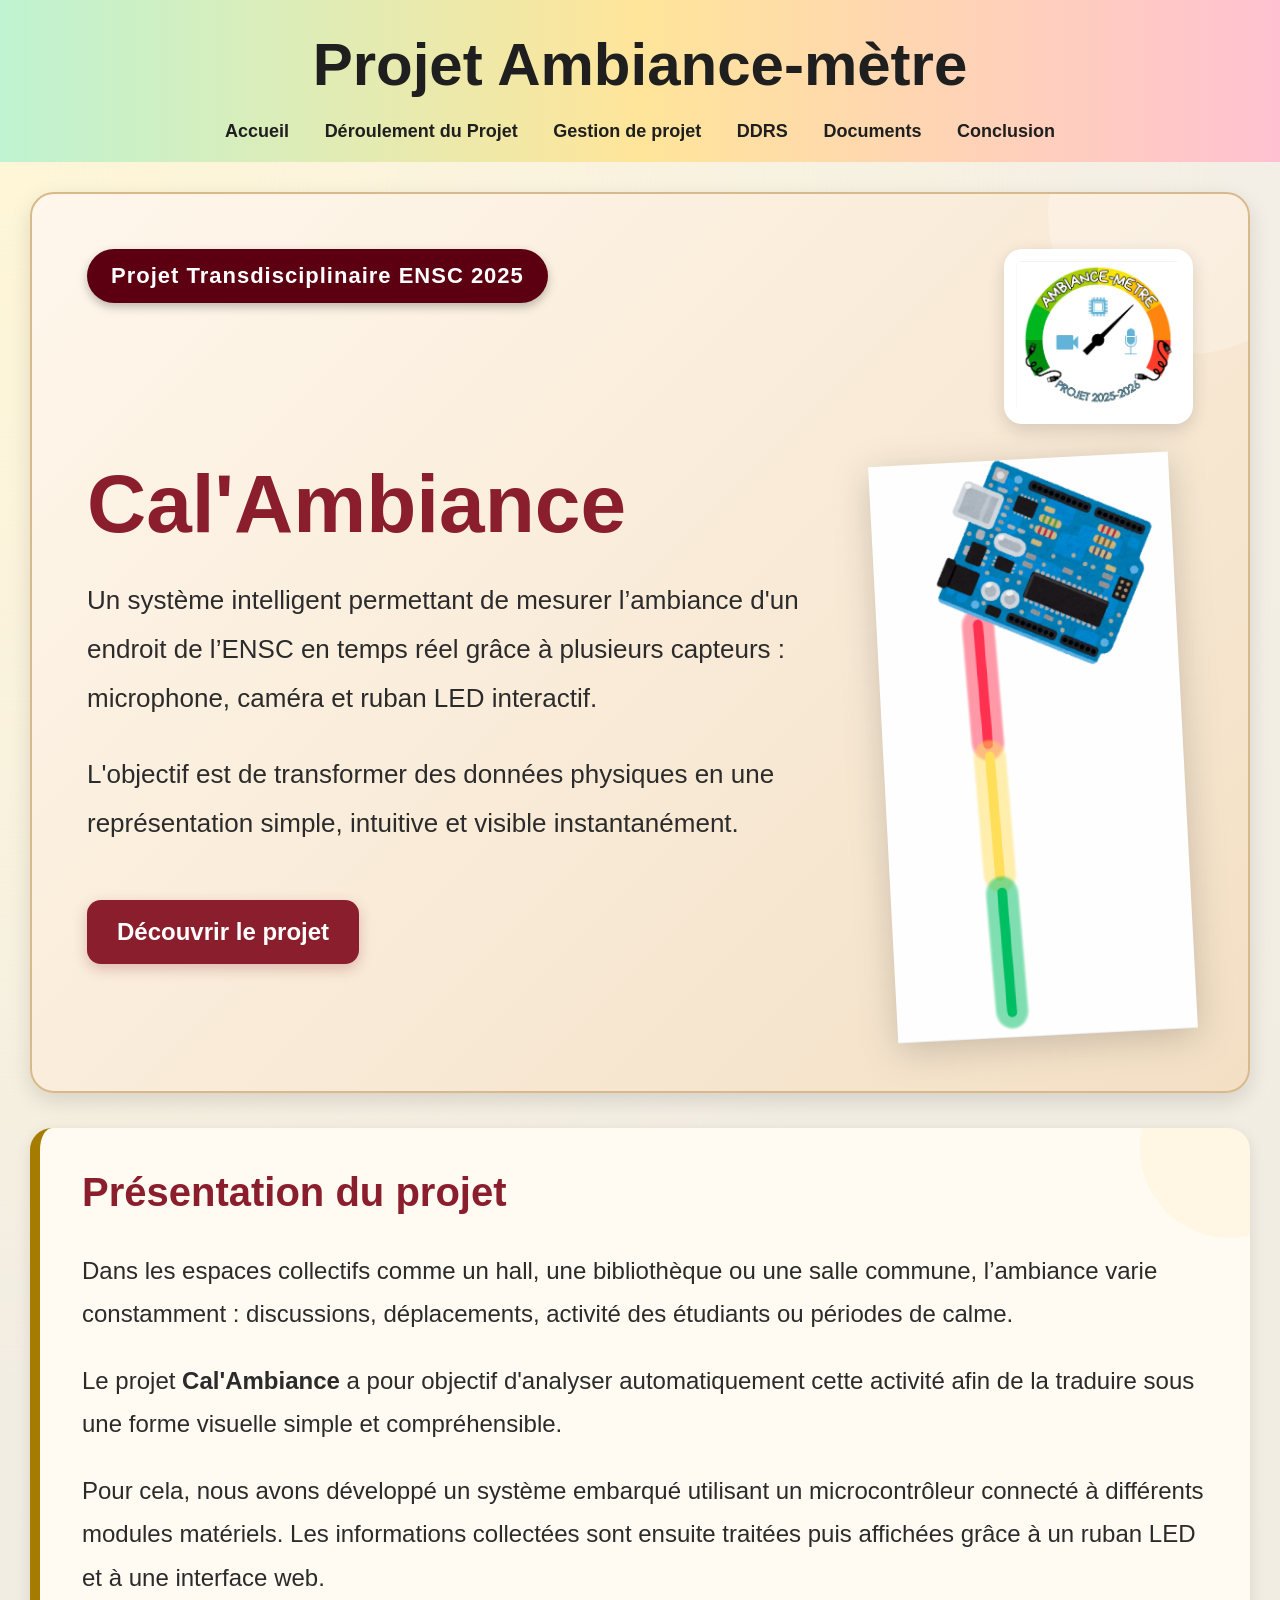
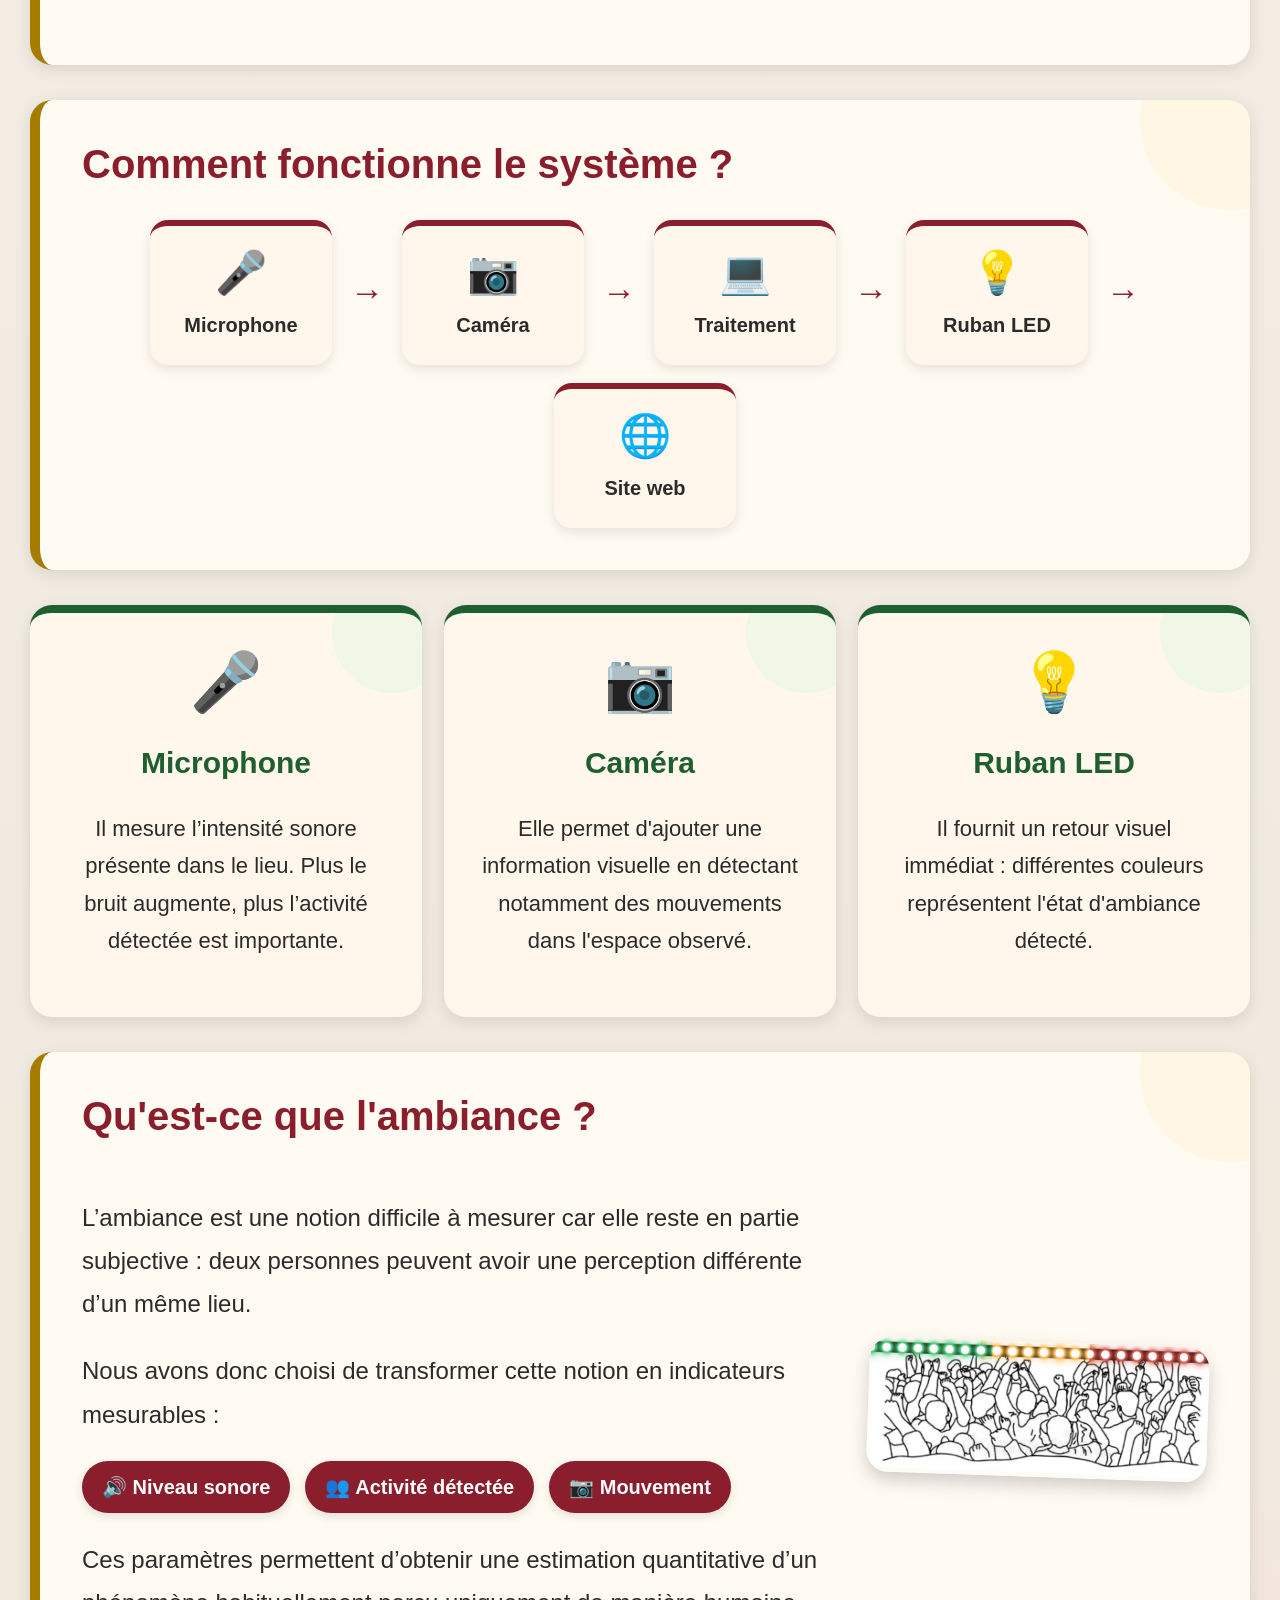
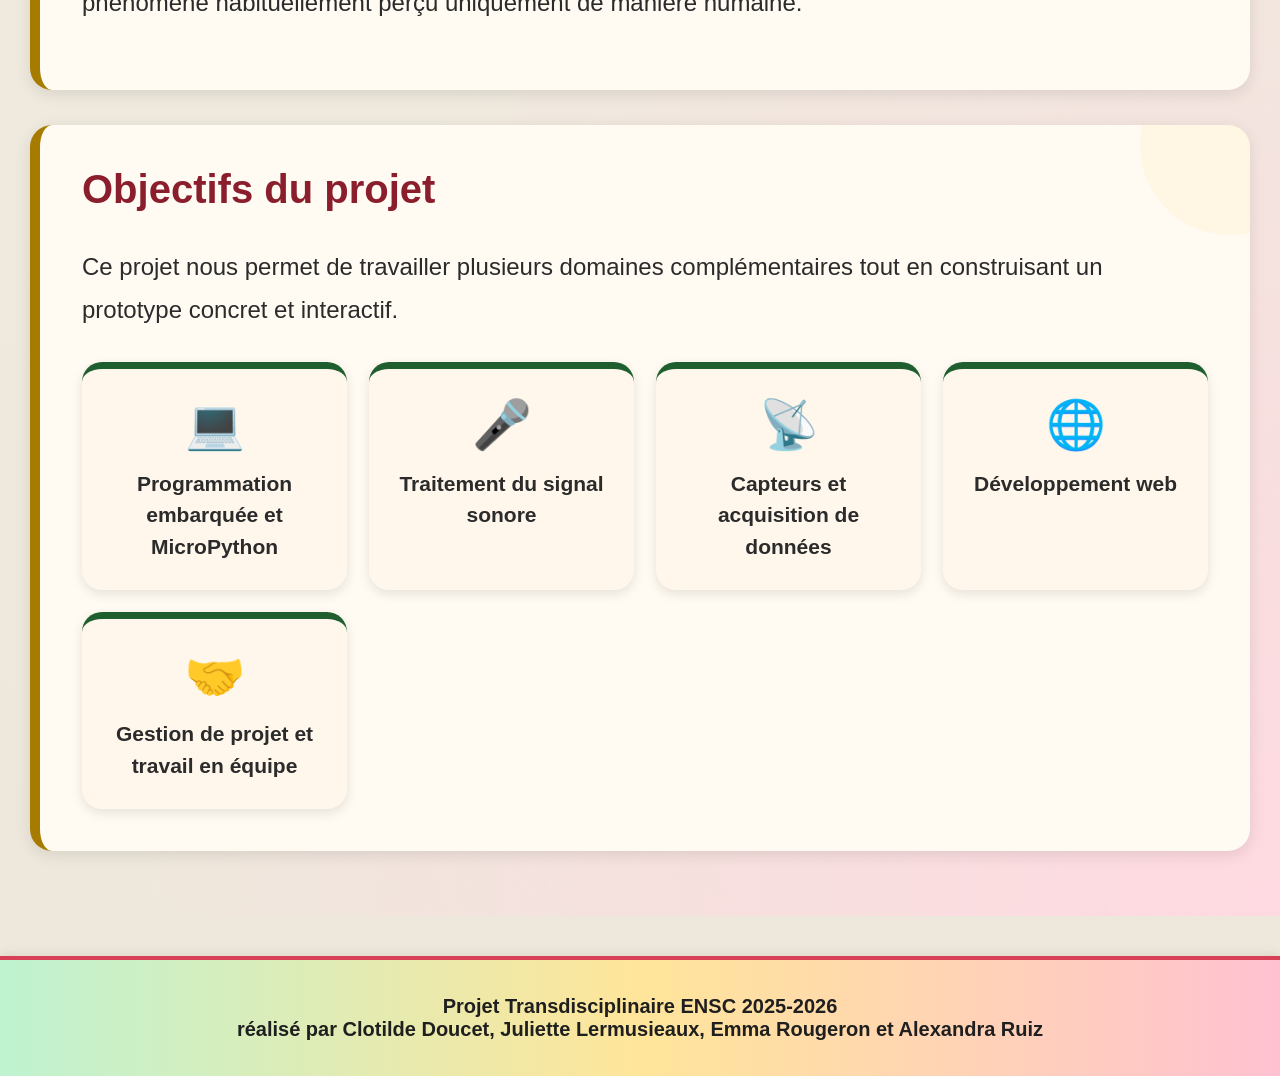
<file: Pages/Accueil.html>
<!DOCTYPE html>
<html lang="fr">

<head>
    <meta charset="UTF-8">
    <title>Cal'Ambiance</title>
    <link rel="stylesheet" href="../style.css">
</head>

<body class="accueil-page">

<header>
    <h1>Projet Ambiance-mètre</h1>

    <nav>
        <ul>
            <li><a href="Accueil.html">Accueil</a></li>
            <li><a href="DeroulementProjet.html">Déroulement du Projet</a></li>
            <li><a href="GestionProjet.html">Gestion de projet</a></li>
            <li><a href="DDRS.html">DDRS</a></li>
            <li><a href="Documents.html">Documents</a></li>
            <li><a href="Conclusion.html">Conclusion</a></li>
        </ul>
    </nav>
</header>

<main>

    <section class="hero-accueil">

        <div class="hero-top">

            <span class="badge">
                Projet Transdisciplinaire ENSC 2025
            </span>

            <img src="../img/logo.png"
                 alt="Logo Cal'Ambiance"
                 class="logo-top-droite">

        </div>

        <div class="hero-contenu">

            <div class="hero-texte">

                <h2>Cal'Ambiance</h2>

                <p>
                    Un système intelligent permettant de mesurer l’ambiance
                    d'un endroit de l’ENSC en temps réel grâce à plusieurs
                    capteurs : microphone, caméra et ruban LED interactif.
                </p>

                <p>
                    L'objectif est de transformer des données physiques
                    en une représentation simple, intuitive et visible instantanément.
                </p>

                <a href="DeroulementProjet.html" class="bouton">
                    Découvrir le projet
                </a>

            </div>

            <div class="hero-images">
                <img src="../img/dessinmicrocont.png"
                     alt="Microcontrôleur et ruban LED"
                     class="image-arduino">
            </div>

        </div>

    </section>


    <section class="carte-accueil">

        <h2>Présentation du projet</h2>

        <p>
            Dans les espaces collectifs comme un hall, une bibliothèque
            ou une salle commune, l’ambiance varie constamment :
            discussions, déplacements, activité des étudiants ou périodes de calme.
        </p>

        <p>
            Le projet <strong>Cal'Ambiance</strong> a pour objectif
            d'analyser automatiquement cette activité afin de la traduire
            sous une forme visuelle simple et compréhensible.
        </p>

        <p>
            Pour cela, nous avons développé un système embarqué utilisant
            un microcontrôleur connecté à différents modules matériels.
            Les informations collectées sont ensuite traitées puis affichées
            grâce à un ruban LED et à une interface web.
        </p>

    </section>


    <section class="carte-accueil">

        <h2>Comment fonctionne le système ?</h2>

        <div class="schema-systeme">

            <div class="schema-box">
                <span>🎤</span>
                <p>Microphone</p>
            </div>

            <div class="schema-fleche">→</div>

            <div class="schema-box">
                <span>📷</span>
                <p>Caméra</p>
            </div>

            <div class="schema-fleche">→</div>

            <div class="schema-box">
                <span>💻</span>
                <p>Traitement</p>
            </div>

            <div class="schema-fleche">→</div>

            <div class="schema-box">
                <span>💡</span>
                <p>Ruban LED</p>
            </div>

            <div class="schema-fleche">→</div>

            <div class="schema-box">
                <span>🌐</span>
                <p>Site web</p>
            </div>

        </div>

    </section>


    <section class="fonctionnement">

        <div class="bloc-fonction">
            <div class="icone-fonction">🎤</div>
            <h3>Microphone</h3>

            <p>
                Il mesure l’intensité sonore présente dans le lieu.
                Plus le bruit augmente, plus l’activité détectée est importante.
            </p>
        </div>

        <div class="bloc-fonction">
            <div class="icone-fonction">📷</div>
            <h3>Caméra</h3>

            <p>
                Elle permet d'ajouter une information visuelle
                en détectant notamment des mouvements dans l'espace observé.
            </p>
        </div>

        <div class="bloc-fonction">
            <div class="icone-fonction">💡</div>
            <h3>Ruban LED</h3>

            <p>
                Il fournit un retour visuel immédiat :
                différentes couleurs représentent l'état d'ambiance détecté.
            </p>
        </div>

    </section>


    <section class="carte-accueil">

        <h2>Qu'est-ce que l'ambiance ?</h2>

        <div class="bloc-ambiance">

            <div>

                <p>
                    L’ambiance est une notion difficile à mesurer car elle
                    reste en partie subjective : deux personnes peuvent avoir
                    une perception différente d’un même lieu.
                </p>

                <p>
                    Nous avons donc choisi de transformer cette notion
                    en indicateurs mesurables :
                </p>

                <div class="badges-ambiance">
                    <span>🔊 Niveau sonore</span>
                    <span>👥 Activité détectée</span>
                    <span>📷 Mouvement</span>
                </div>

                <p>
                    Ces paramètres permettent d’obtenir une estimation
                    quantitative d’un phénomène habituellement perçu
                    uniquement de manière humaine.
                </p>

            </div>

            <img src="../img/ambiance.png"
                 alt="Illustration de l'ambiance"
                 class="image-ambiance">

        </div>

    </section>


    <section class="carte-accueil">

        <h2>Objectifs du projet</h2>

        <p>
            Ce projet nous permet de travailler plusieurs domaines complémentaires
            tout en construisant un prototype concret et interactif.
        </p>

        <div class="competences-grid">

            <div class="competence-card">
                <span>💻</span>
                <p>Programmation embarquée et MicroPython</p>
            </div>

            <div class="competence-card">
                <span>🎤</span>
                <p>Traitement du signal sonore</p>
            </div>

            <div class="competence-card">
                <span>📡</span>
                <p>Capteurs et acquisition de données</p>
            </div>

            <div class="competence-card">
                <span>🌐</span>
                <p>Développement web</p>
            </div>

            <div class="competence-card">
                <span>🤝</span>
                <p>Gestion de projet et travail en équipe</p>
            </div>

        </div>

    </section>

</main>

<footer>
    <p>Projet Transdisciplinaire ENSC 2025-2026 <br> réalisé par Clotilde Doucet, Juliette Lermusieaux, Emma Rougeron et Alexandra Ruiz</p>
</footer>

</body>
</html>
</file>
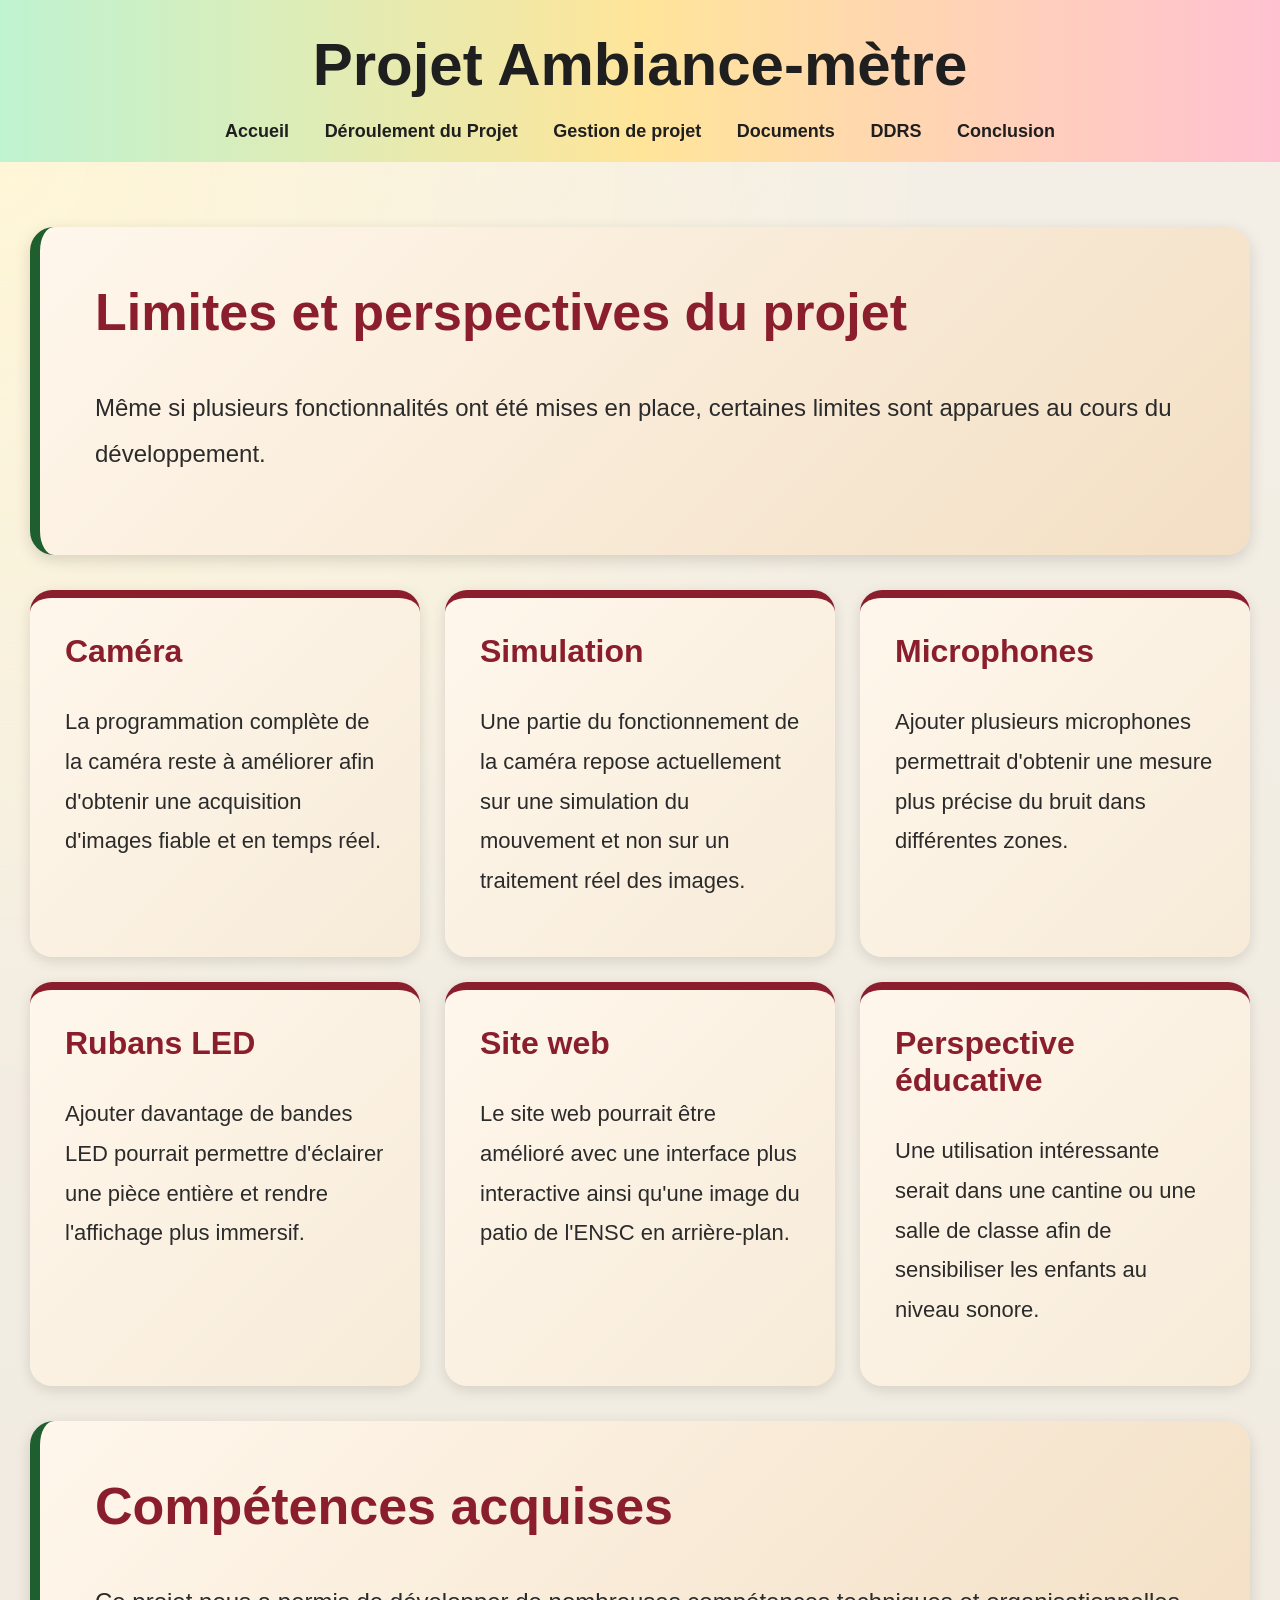
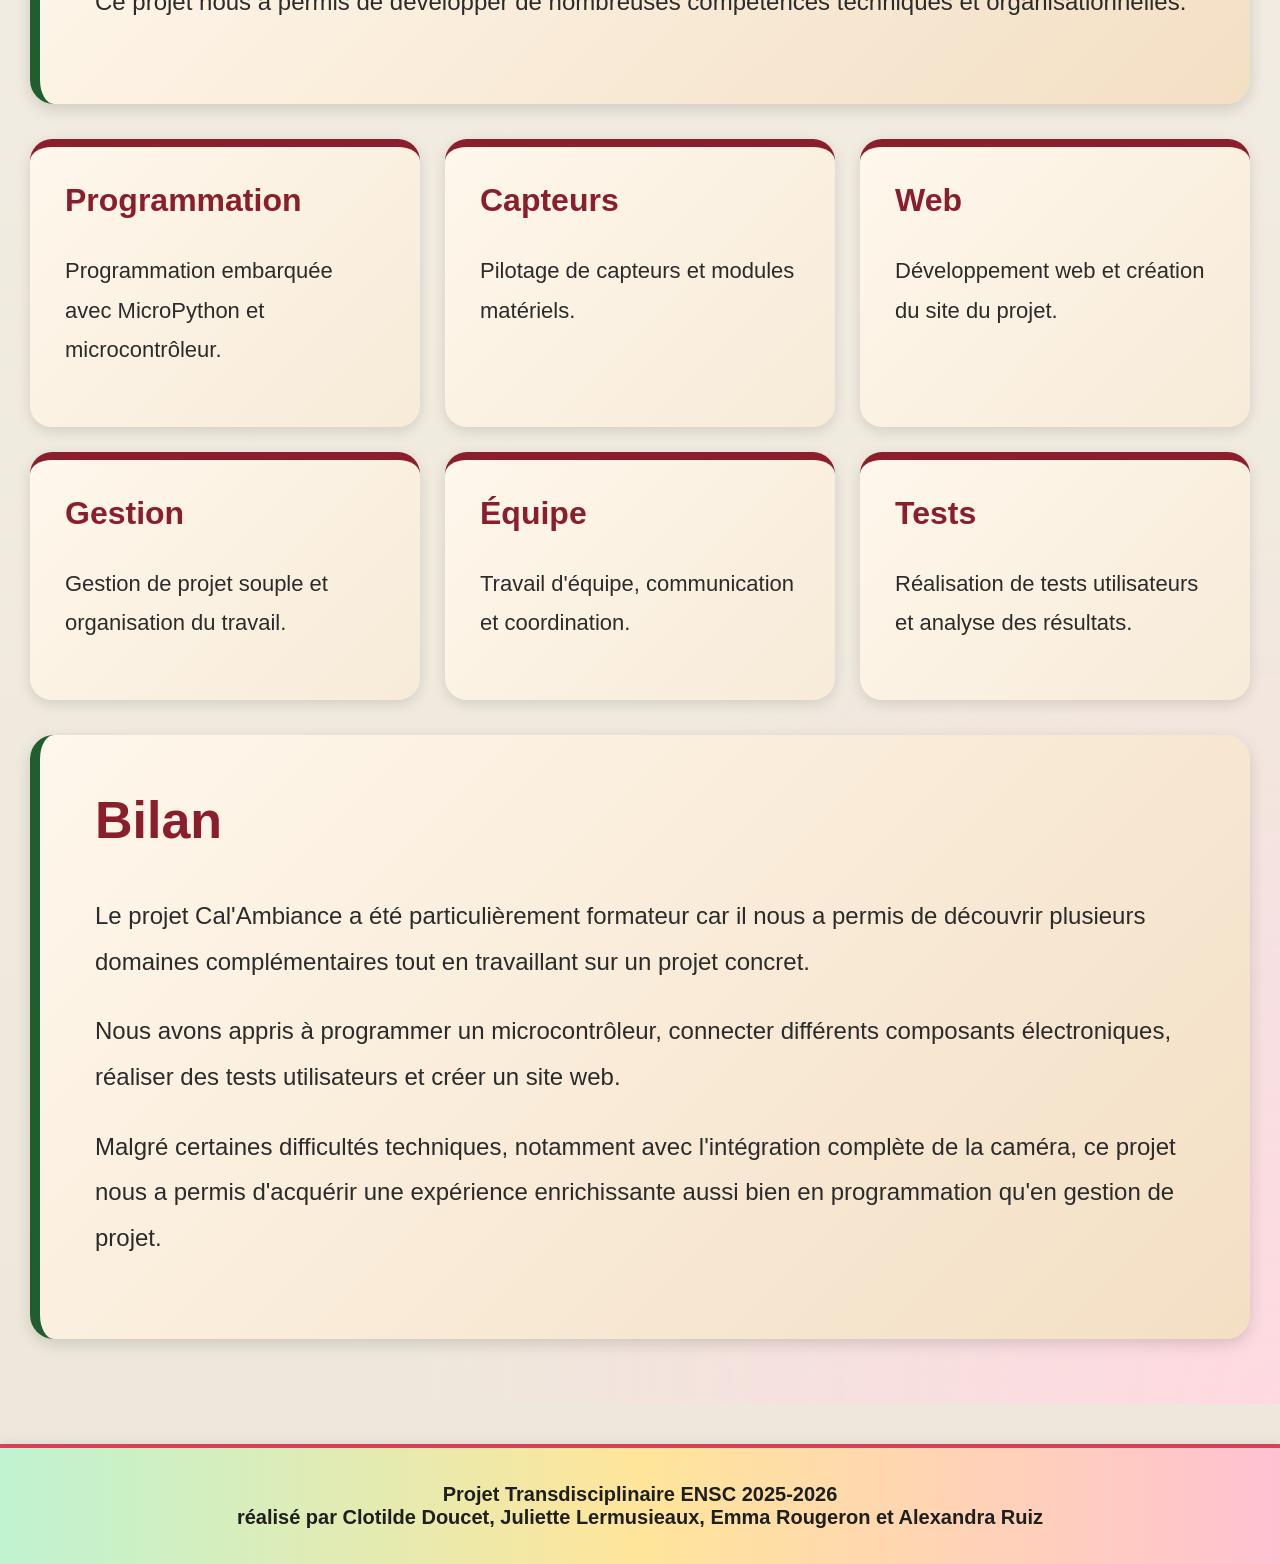
<file: Pages/Conclusion.html>
<!DOCTYPE html>
<html lang="fr">

<head>
    <meta charset="UTF-8">
    <title>Ambiance-mètre</title>

    <link rel="stylesheet" href="../style.css">
</head>

<body class="conclusion-page">

    <header>

        <h1>Projet Ambiance-mètre</h1>

        <nav>
            <ul>

                <li>
                    <a href="Accueil.html">Accueil</a>
                </li>

                <li>
                    <a href="DeroulementProjet.html">
                        Déroulement du Projet
                    </a>
                </li>

                <li>
                    <a href="GestionProjet.html">
                        Gestion de projet
                    </a>
                </li>

                <li>
                    <a href="Documents.html">
                        Documents
                    </a>
                </li>

                <li><a href="DDRS.html">DDRS</a></li>

                <li>
                    <a href="Conclusion.html">
                        Conclusion
                    </a>
                </li>

            </ul>
        </nav>

    </header>


    <main>

        <!-- INTRO CONCLUSION -->

        <section class="conclusion">

            <h2>
                Limites et perspectives du projet
            </h2>

            <p>
                Même si plusieurs fonctionnalités ont été mises en place,
                certaines limites sont apparues au cours du développement.
            </p>

        </section>


        <!-- BLOCS LIMITES -->

        <section class="blocs-conclusion">

            <div class="bloc-conclusion">

                <h3>
                    Caméra
                </h3>

                <p>
                    La programmation complète de la caméra reste à améliorer
                    afin d'obtenir une acquisition d'images fiable et en temps réel.
                </p>

            </div>


            <div class="bloc-conclusion">

                <h3>
                    Simulation
                </h3>

                <p>
                    Une partie du fonctionnement de la caméra repose actuellement
                    sur une simulation du mouvement et non sur un traitement réel
                    des images.
                </p>

            </div>


            <div class="bloc-conclusion">

                <h3>
                    Microphones
                </h3>

                <p>
                    Ajouter plusieurs microphones permettrait d'obtenir
                    une mesure plus précise du bruit dans différentes zones.
                </p>

            </div>


            <div class="bloc-conclusion">

                <h3>
                    Rubans LED
                </h3>

                <p>
                    Ajouter davantage de bandes LED pourrait permettre
                    d'éclairer une pièce entière et rendre l'affichage
                    plus immersif.
                </p>

            </div>


            <div class="bloc-conclusion">

                <h3>
                    Site web
                </h3>

                <p>
                    Le site web pourrait être amélioré avec une interface
                    plus interactive ainsi qu'une image du patio de l'ENSC
                    en arrière-plan.
                </p>

            </div>


            <div class="bloc-conclusion">

                <h3>
                    Perspective éducative
                </h3>

                <p>
                    Une utilisation intéressante serait dans une cantine
                    ou une salle de classe afin de sensibiliser les enfants
                    au niveau sonore.
                </p>

            </div>

        </section>


        <!-- COMPETENCES -->

        <section class="conclusion">

            <h2>
                Compétences acquises
            </h2>

            <p>
                Ce projet nous a permis de développer de nombreuses compétences
                techniques et organisationnelles.
            </p>

        </section>


        <section class="blocs-conclusion">

            <div class="bloc-conclusion">
                <h3>Programmation</h3>

                <p>
                    Programmation embarquée avec MicroPython
                    et microcontrôleur.
                </p>
            </div>


            <div class="bloc-conclusion">
                <h3>Capteurs</h3>

                <p>
                    Pilotage de capteurs
                    et modules matériels.
                </p>
            </div>


            <div class="bloc-conclusion">
                <h3>Web</h3>

                <p>
                    Développement web
                    et création du site du projet.
                </p>
            </div>


            <div class="bloc-conclusion">
                <h3>Gestion</h3>

                <p>
                    Gestion de projet souple
                    et organisation du travail.
                </p>
            </div>


            <div class="bloc-conclusion">
                <h3>Équipe</h3>

                <p>
                    Travail d'équipe,
                    communication et coordination.
                </p>
            </div>


            <div class="bloc-conclusion">
                <h3>Tests</h3>

                <p>
                    Réalisation de tests utilisateurs
                    et analyse des résultats.
                </p>
            </div>

        </section>


        <!-- BILAN -->

        <section class="conclusion">

            <h2>
                Bilan
            </h2>

            <p>
                Le projet Cal'Ambiance a été particulièrement formateur
                car il nous a permis de découvrir plusieurs domaines
                complémentaires tout en travaillant sur un projet concret.
            </p>

            <p>
                Nous avons appris à programmer un microcontrôleur,
                connecter différents composants électroniques,
                réaliser des tests utilisateurs et créer un site web.
            </p>

            <p>
                Malgré certaines difficultés techniques,
                notamment avec l'intégration complète de la caméra,
                ce projet nous a permis d'acquérir une expérience
                enrichissante aussi bien en programmation
                qu'en gestion de projet.
            </p>

        </section>

    </main>


    <footer>
    <p>Projet Transdisciplinaire ENSC 2025-2026 <br> réalisé par Clotilde Doucet, Juliette Lermusieaux, Emma Rougeron et Alexandra Ruiz</p>
    </footer>

</body>

</html>
</file>
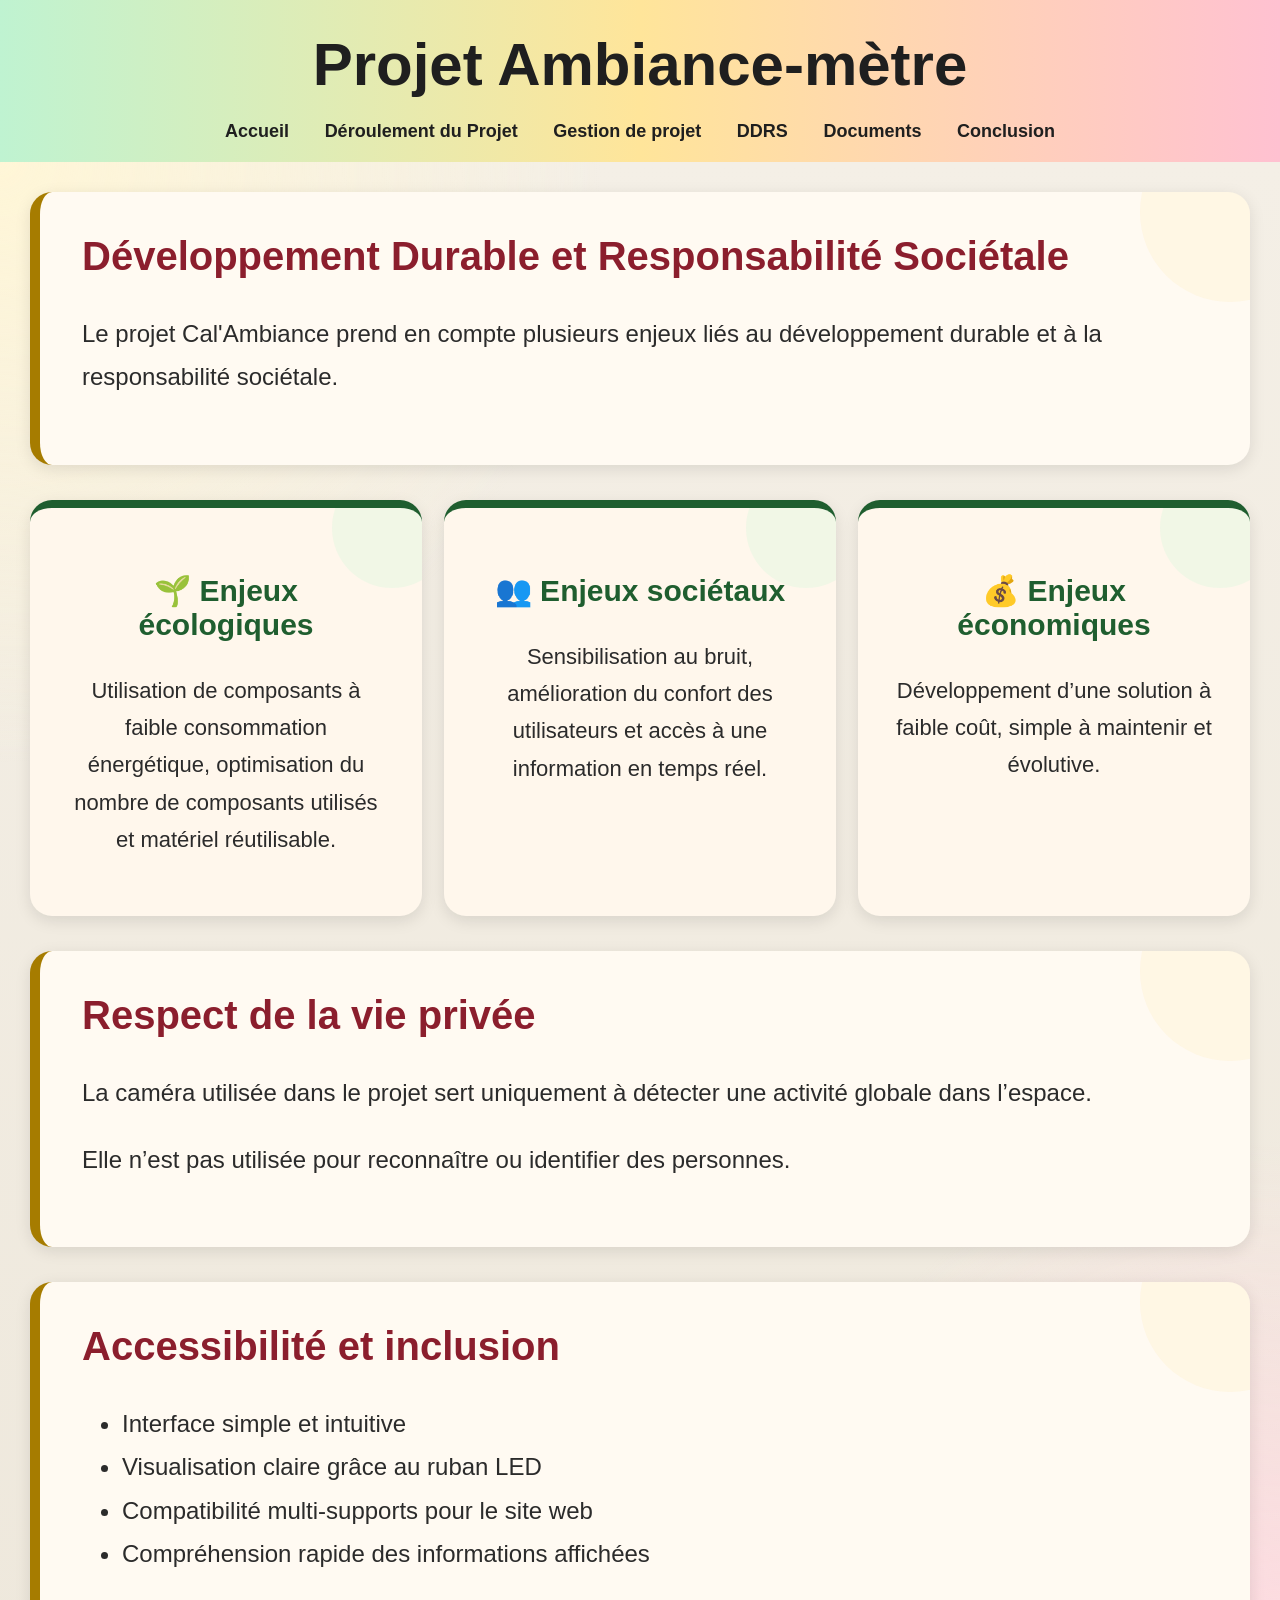
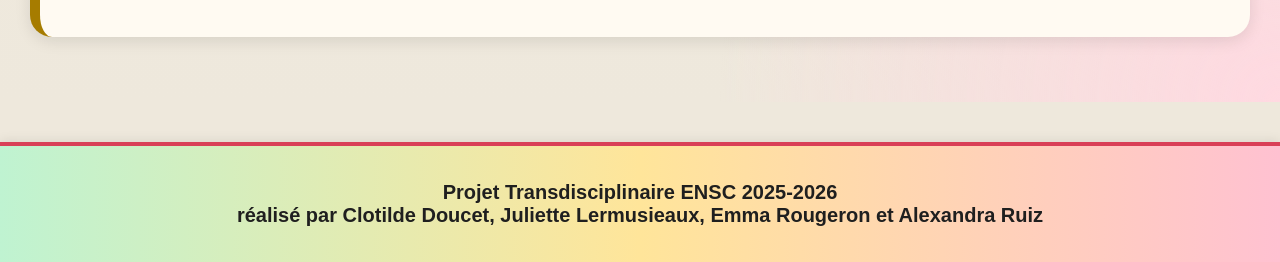
<file: Pages/DDRS.html>
<!DOCTYPE html>
<html lang="fr">

<head>

    <meta charset="UTF-8">

    <title>DDRS - Cal'Ambiance</title>

    <link rel="stylesheet" href="../style.css">

</head>

<body>

<header>

    <h1>Projet Ambiance-mètre</h1>

    <nav>

        <ul>

            <li><a href="Accueil.html">Accueil</a></li>

            <li>
                <a href="DeroulementProjet.html">
                    Déroulement du Projet
                </a>
            </li>

            <li>
                <a href="GestionProjet.html">
                    Gestion de projet
                </a>
            </li>

            <li>
                <a href="DDRS.html">
                    DDRS
                </a>
            </li>

            <li>
                <a href="Documents.html">
                    Documents
                </a>
            </li>

            <li>
                <a href="Conclusion.html">
                    Conclusion
                </a>
            </li>

        </ul>

    </nav>

</header>



<main>

<section class="carte-accueil">

    <h2>
        Développement Durable et Responsabilité Sociétale
    </h2>

    <p>
        Le projet Cal'Ambiance prend en compte plusieurs enjeux
        liés au développement durable et à la responsabilité sociétale.
    </p>

</section>



<section class="fonctionnement">

    <div class="bloc-fonction">

        <h3>🌱 Enjeux écologiques</h3>

        <p>
            Utilisation de composants à faible consommation énergétique,
            optimisation du nombre de composants utilisés
            et matériel réutilisable.
        </p>

    </div>



    <div class="bloc-fonction">

        <h3>👥 Enjeux sociétaux</h3>

        <p>
            Sensibilisation au bruit,
            amélioration du confort des utilisateurs
            et accès à une information en temps réel.
        </p>

    </div>



    <div class="bloc-fonction">

        <h3>💰 Enjeux économiques</h3>

        <p>
            Développement d’une solution à faible coût,
            simple à maintenir et évolutive.
        </p>

    </div>

</section>



<section class="carte-accueil">

    <h2>
        Respect de la vie privée
    </h2>

    <p>
        La caméra utilisée dans le projet sert uniquement
        à détecter une activité globale dans l’espace.
    </p>

    <p>
        Elle n’est pas utilisée pour reconnaître ou identifier
        des personnes.
    </p>

</section>



<section class="carte-accueil">

    <h2>
        Accessibilité et inclusion
    </h2>

    <ul>

        <li>Interface simple et intuitive</li>

        <li>Visualisation claire grâce au ruban LED</li>

        <li>Compatibilité multi-supports pour le site web</li>

        <li>Compréhension rapide des informations affichées</li>

    </ul>

</section>

</main>
<footer>
    <p>Projet Transdisciplinaire ENSC 2025-2026 <br> réalisé par Clotilde Doucet, Juliette Lermusieaux, Emma Rougeron et Alexandra Ruiz</p>
</footer>

</body>
</html>
</file>
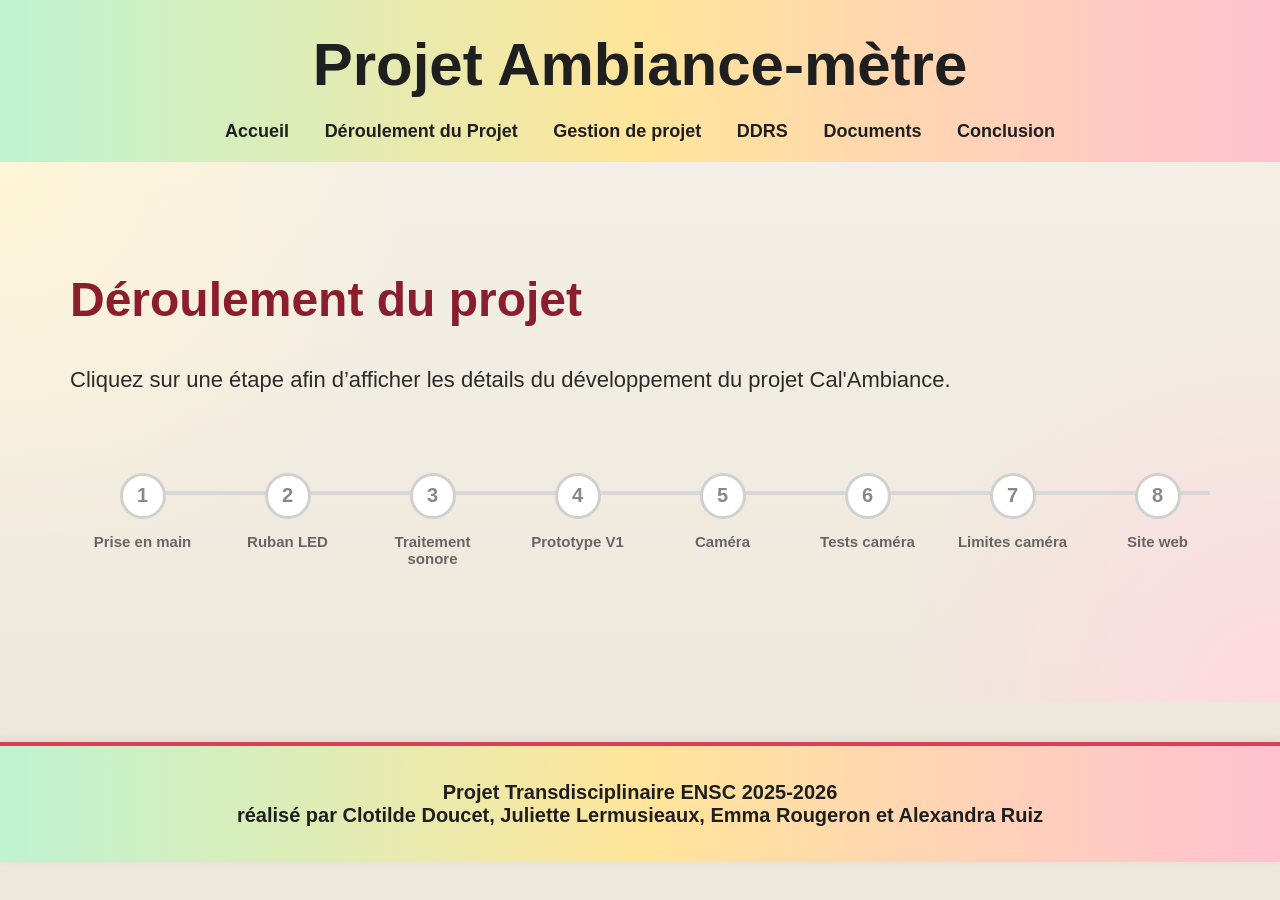
<file: Pages/DeroulementProjet.html>
<!DOCTYPE html>
<html lang="fr">

<head>
<meta charset="UTF-8">
<title>Déroulement du Projet - Cal'Ambiance</title>
<link rel="stylesheet" href="../style.css">
</head>

<body>

<header>
<h1>Projet Ambiance-mètre</h1>

<nav>
<ul>
<li><a href="Accueil.html">Accueil</a></li>
<li><a href="DeroulementProjet.html">Déroulement du Projet</a></li>
<li><a href="GestionProjet.html">Gestion de projet</a></li>
<li><a href="DDRS.html">DDRS</a></li>
<li><a href="Documents.html">Documents</a></li>
<li><a href="Conclusion.html">Conclusion</a></li>
</ul>
</nav>
</header>

<main>

<section class="avancement">

<h2>Déroulement du projet</h2>

<p class="avancement-intro">
Cliquez sur une étape afin d’afficher les détails du développement du projet Cal'Ambiance.
</p>

<div class="timeline-scroll">
<div class="timeline-track" id="timeline-track">
<div class="timeline-line"></div>
</div>
</div>

<div class="detail-card" id="detail-card">

<div class="detail-text">

<div class="detail-badge" id="detail-num">
Étape 1
</div>

<div class="detail-title" id="detail-title"></div>

<div id="detail-desc"></div>

</div>

</div>

</section>

</main>

<footer>
    <p>Projet Transdisciplinaire ENSC 2025-2026 <br> réalisé par Clotilde Doucet, Juliette Lermusieaux, Emma Rougeron et Alexandra Ruiz</p>
</footer>

<script>

const steps = [

{
label:"Prise en main",
full:"Étape 1 : Prise en main du microcontrôleur",
desc:`
<div class="visuel-ligne">

<div class="bloc-section bloc-section-vert">
<h4>Objectif</h4>
<p>
Découvrir le Raspberry Pi Pico, l’environnement MicroPython
et les composants électroniques utilisés pour le projet.
</p>
</div>

<div class="bloc-section bloc-section-jaune">
<h4>Premiers essais</h4>

<div class="badges-tech">
<span>GPIO</span>
<span>LED</span>
<span>MicroPython</span>
<span>Entrées / sorties</span>
</div>

<ul>
<li>Découverte du fonctionnement du microcontrôleur</li>
<li>Tests des broches GPIO</li>
<li>Connexion d’une LED sur une broche</li>
<li>Programme d’allumage et d’extinction en boucle</li>
</ul>
</div>

</div>

<img src="../img/placin.jpg" alt="Prise en main du matériel" class="image-etape">
`
},

{
label:"Ruban LED",
full:"Étape 2 : Allumage et contrôle du ruban LED",
desc:`
<div class="bloc-section bloc-section-vert">
<h4>Visualisation de l’ambiance</h4>

<p>
Le ruban LED est l’élément qui permet de représenter l’ambiance détectée
de façon simple et visible.
</p>

<div class="couleurs-led">
<div class="couleur rouge">Ambiance calme</div>
<div class="couleur jaune">Ambiance modérée</div>
<div class="couleur vert">Ambiance forte</div>
</div>
</div>

<div class="bloc-section bloc-section-jaune">
<h4>Fonctionnalités testées</h4>

<ul>
<li>Allumage complet du ruban</li>
<li>Alternance des couleurs rouge, vert et bleu</li>
<li>Création de zones colorées</li>
<li>Utilisation de fonctions pour contrôler des portions du ruban</li>
</ul>
</div>

<img src="../img/bandeled.png" alt="Ruban LED" class="image-etape">
`
},

{
label:"Traitement sonore",
full:"Étape 3 : Mesure et traitement du son",
desc:`
<div class="bloc-section bloc-section-jaune">
<h4>Traitement du signal sonore</h4>

<div class="schema-flux">
<span>Son capté</span>
<div class="fleche">→</div>
<span>Valeur numérique</span>
<div class="fleche">→</div>
<span>Tension</span>
<div class="fleche">→</div>
<span>Décibels estimés</span>
<div class="fleche">→</div>
<span>Niveau d’ambiance</span>
</div>
</div>

<div class="bloc-section bloc-section-vert">
<h4>Tests réalisés</h4>

<ul>
<li>Mesure en situation calme</li>
<li>Mesure avec discussions</li>
<li>Tests avec musique</li>
<li>Comparaison avec une application de mesure sonore</li>
<li>Définition des seuils d’ambiance</li>
</ul>
</div>

<img src="../img/micro.png" alt="Microphone" class="image-etape">
`
},

{
label:"Prototype V1",
full:"Étape 4 : Couplage son + LED",
desc:`
<div class="bloc-section bloc-section-vert">
<h4>Principe</h4>

<p>
Le niveau sonore mesuré contrôle directement le ruban LED
afin d’afficher l’ambiance du hall en temps réel.
</p>
</div>

<div class="couleurs-led">
<div class="couleur rouge">Zone calme</div>
<div class="couleur jaune">Zone modérée</div>
<div class="couleur vert">Zone forte</div>
</div>

<div class="bloc-section bloc-section-jaune">
<h4>Optimisations</h4>

<ul>
<li>Première version avec des conditions successives</li>
<li>Affichage par blocs de LEDs</li>
<li>Passage à un affichage plus progressif</li>
<li>Ajout d’une LED supplémentaire tous les 1,5 dB environ</li>
<li>Affichage plus fluide et plus lisible</li>
</ul>
</div>

<img src="../img/echelle.png" alt="Échelle ambiance LED" class="image-etape">
`
},

{
label:"Caméra",
full:"Étape 5 : Branchements et bibliothèques caméra",
desc:`
<div class="visuel-ligne">

<div class="bloc-section bloc-section-vert">
<h4>Branchements caméra / Pico</h4>

<table class="table-branchements">
<tr><th>Caméra</th><th>Pico</th></tr>
<tr><td>SDA</td><td>GP4</td></tr>
<tr><td>SCL</td><td>GP5</td></tr>
<tr><td>VCC</td><td>3.3V</td></tr>
<tr><td>GND</td><td>GND</td></tr>
<tr><td>CS</td><td>GP17</td></tr>
<tr><td>MISO</td><td>GP16</td></tr>
<tr><td>SCK</td><td>GP18</td></tr>
</table>
</div>

<div class="bloc-section bloc-section-jaune">
<h4>Bibliothèques téléchargées</h4>

<div class="badges-tech">
<span>ov2640.py</span>
<span>ov2640_constants.py</span>
<span>ov2640_hires_constants.py</span>
<span>ov2640_lores_constants.py</span>
</div>

<p>
Ces bibliothèques permettent de préparer la communication avec la caméra OV2640
et de gérer différents paramètres de résolution.
</p>
</div>

</div>

<img src="../img/cam.png" alt="Caméra OV2640 branchée" class="image-etape">
`
},

{
label:"Tests caméra",
full:"Étape 6 : Tests et communication caméra",
desc:`
<div class="bloc-section bloc-section-vert">
<h4>Tests réalisés</h4>

<ul>
<li>Vérification de la détection de la caméra via I2C</li>
<li>Tests de communication SPI</li>
<li>Essais de récupération d’images</li>
<li>Observation des réactions du système</li>
<li>Tests du ruban LED pendant les acquisitions</li>
</ul>
</div>

<div class="galerie-tests">
<img src="../img/testcam1.png" alt="Premier test caméra">
<img src="../img/testcam4.png" alt="Deuxième test caméra">
</div>

<div class="bloc-section bloc-section-jaune">
<h4>Objectif</h4>

<p>
Ces tests avaient pour but de vérifier que la caméra était correctement branchée
et que le microcontrôleur pouvait communiquer avec elle.
</p>
</div>
`
},

{
label:"Limites caméra",
full:"Étape 7 : Limites du traitement d’image",
desc:`
<div class="bloc-section bloc-section-rouge">
<h4>Problèmes rencontrés</h4>

<ul>
<li>Pas de vraies images exploitables récupérées en temps réel</li>
<li>Flux vidéo difficile à exploiter</li>
<li>Utilisation de l’I2C principalement pour vérifier la présence de la caméra</li>
<li>Simulation de mouvement utilisée au lieu d’un traitement réel d’image</li>
</ul>
</div>

<div class="bloc-section bloc-section-jaune">
<h4>Limites matérielles</h4>

<ul>
<li>Mémoire limitée du microcontrôleur</li>
<li>Puissance insuffisante pour du traitement vidéo</li>
<li>Temps de calcul trop importants</li>
<li>Difficulté à traiter des images complètes en temps réel</li>
</ul>
</div>

<img src="../img/limitecam.png" alt="Limites caméra" class="image-etape">
`
},

{
label:"Site web",
full:"Étape 8 : Développement du site web du micro-contrôleur",
desc:`
<div class="bloc-section bloc-section-vert">
<h4>Objectif du site</h4>

<p>
Exploiter et afficher l’ambiance détectée en temps réel,
valoriser les données collectées par les capteurs
et présenter le fonctionnement du projet Cal'Ambiance.
</p>
</div>

<div class="visuel-ligne">

<div class="bloc-section bloc-section-jaune">
<h4>Sous-étape 1 : Maquette</h4>

<p>
Une première maquette a été réalisée afin d’imaginer l’organisation des pages,
l’affichage des résultats et l’expérience utilisateur.
</p>

<ul>
<li>Choix des couleurs</li>
<li>Organisation du menu</li>
<li>Structure des pages</li>
<li>Répartition des contenus</li>
<li>Visualisation de l’ambiance</li>
</ul>
</div>

<div class="bloc-section bloc-section-vert">
<h4>Sous-étape 2 : Site codé</h4>

<p>
Le site a ensuite été codé en HTML, CSS et JavaScript afin de présenter le projet
et de proposer une navigation claire.
</p>

<ul>
<li>Création des pages principales</li>
<li>Ajout d’une frise interactive</li>
<li>Affichage dynamique des informations</li>
<li>Ajout des documents et des conclusions</li>
<li>Navigation entre les onglets</li>
</ul>
</div>

</div>

<div class="bloc-section">
<h4>Fonctionnalités</h4>

<div class="badges-tech">
<span>Temps réel</span>
<span>Interface web</span>
<span>Visualisation</span>
<span>Navigation</span>
<span>Résultats</span>
</div>
</div>

<img src="../img/maquette.png" alt="Maquette du site web" class="image-etape">
`
},

{
label:"Tests utilisateurs",
full:"Étape 9 : Tests utilisateurs et analyse",
desc:`
<div class="bloc-section bloc-section-vert">
<h4>Méthodologie</h4>

<ul>
<li>Environ 20 personnes interrogées</li>
<li>Observation directe pendant l’utilisation du dispositif</li>
<li>Questionnaire utilisateur à la fin du test</li>
<li>Analyse des commentaires et des difficultés rencontrées</li>
<li>Observation du temps d’exécution et des perturbations extérieures</li>
</ul>
</div>

<div class="tests-layout">

<div class="bloc-section bloc-section-jaune">
<h4>Protocole</h4>

<ul>
<li>Connexion au Wi-Fi du microcontrôleur</li>
<li>Accès au site web du projet</li>
<li>Parler et observer les modifications sur la bande LED</li>
<li>Mettre une musique et observer les modifications sur le site web</li>
<li>Répondre au questionnaire utilisateur</li>
</ul>
</div>

<div class="tests-images">
<img src="../img/testutiljoelle.png" alt="Test utilisateur avec prototype" class="image-principale">
<img src="../img/testutil.png" alt="Test du site sur téléphone" class="image-secondaire-test">
</div>

</div>

<div class="stats-grid">
<div class="stat-box"><img src="../img/indique.png" alt="indique" class="image-principale"></div>
<div class="stat-box"><img src="../img/Facilsite.png" alt="facilité accès site" class="image-principale"></div>
<div class="stat-box"><img src="../img/seuils.png" alt="seuils" class="image-principale"></div>
<div class="stat-box"><img src="../img/comprehension.png" alt="compréhension du site" class="image-principale"></div>
<div class="stat-box"><img src="../img/utilite.png" alt="utilité projet" class="image-principale"></div>
</div>

<div class="bloc-section bloc-section-rouge">
<h4>Points à améliorer</h4>

<ul>
<li>Connexion parfois instable au site web</li>
<li>Délai entre l’affichage du ruban LED et celui du site web</li>
<li>Programmation de la caméra de manière fiable</li>
</ul>
</div>
`
},

{
label:"Finalisation",
full:"Étape 10 : Ajustements et finalisation",
desc:`
<div class="bloc-section bloc-section-jaune">
<h4>Derniers ajustements</h4>

<div class="badges-tech">
<span>Calibration</span>
<span>Site web</span>
<span>Prototype</span>
<span>Tests</span>
<span>Soutenance</span>
</div>
</div>

<div class="bloc-section bloc-section-vert">
<h4>Objectif final</h4>

<p>
Obtenir un prototype stable, démonstratif et cohérent avant la soutenance finale.
</p>
</div>

<div class="bloc-section">
<h4>Améliorations réalisées</h4>

<ul>
<li>Amélioration de la cohérence des seuils</li>
<li>Correction de problèmes visibles sur le site</li>
<li>Préparation de la démonstration finale</li>
<li>Organisation des contenus pour la présentation</li>
</ul>
</div>

<img src="../img/travail.png" alt="Prototype final" class="image-etape">
`
}

];

const track = document.getElementById("timeline-track");
let activeIdx = null;

steps.forEach((s, i) => {

const div = document.createElement("div");
div.className = "step";

div.innerHTML = `
<div class="step-dot">${i + 1}</div>
<div class="step-label">${s.label}</div>
`;

div.addEventListener("click", () => {

const card = document.getElementById("detail-card");

if(activeIdx === i){
activeIdx = null;
div.classList.remove("active");
card.classList.remove("visible");
return;
}

document.querySelectorAll(".step").forEach(el => el.classList.remove("active"));

activeIdx = i;
div.classList.add("active");

document.getElementById("detail-num").textContent = `Étape ${i + 1}`;
document.getElementById("detail-title").textContent = s.full;
document.getElementById("detail-desc").innerHTML = s.desc;

card.classList.add("visible");

card.scrollIntoView({
behavior:"smooth",
block:"start"
});

});

track.appendChild(div);

});

</script>

</body>
</html>
</file>
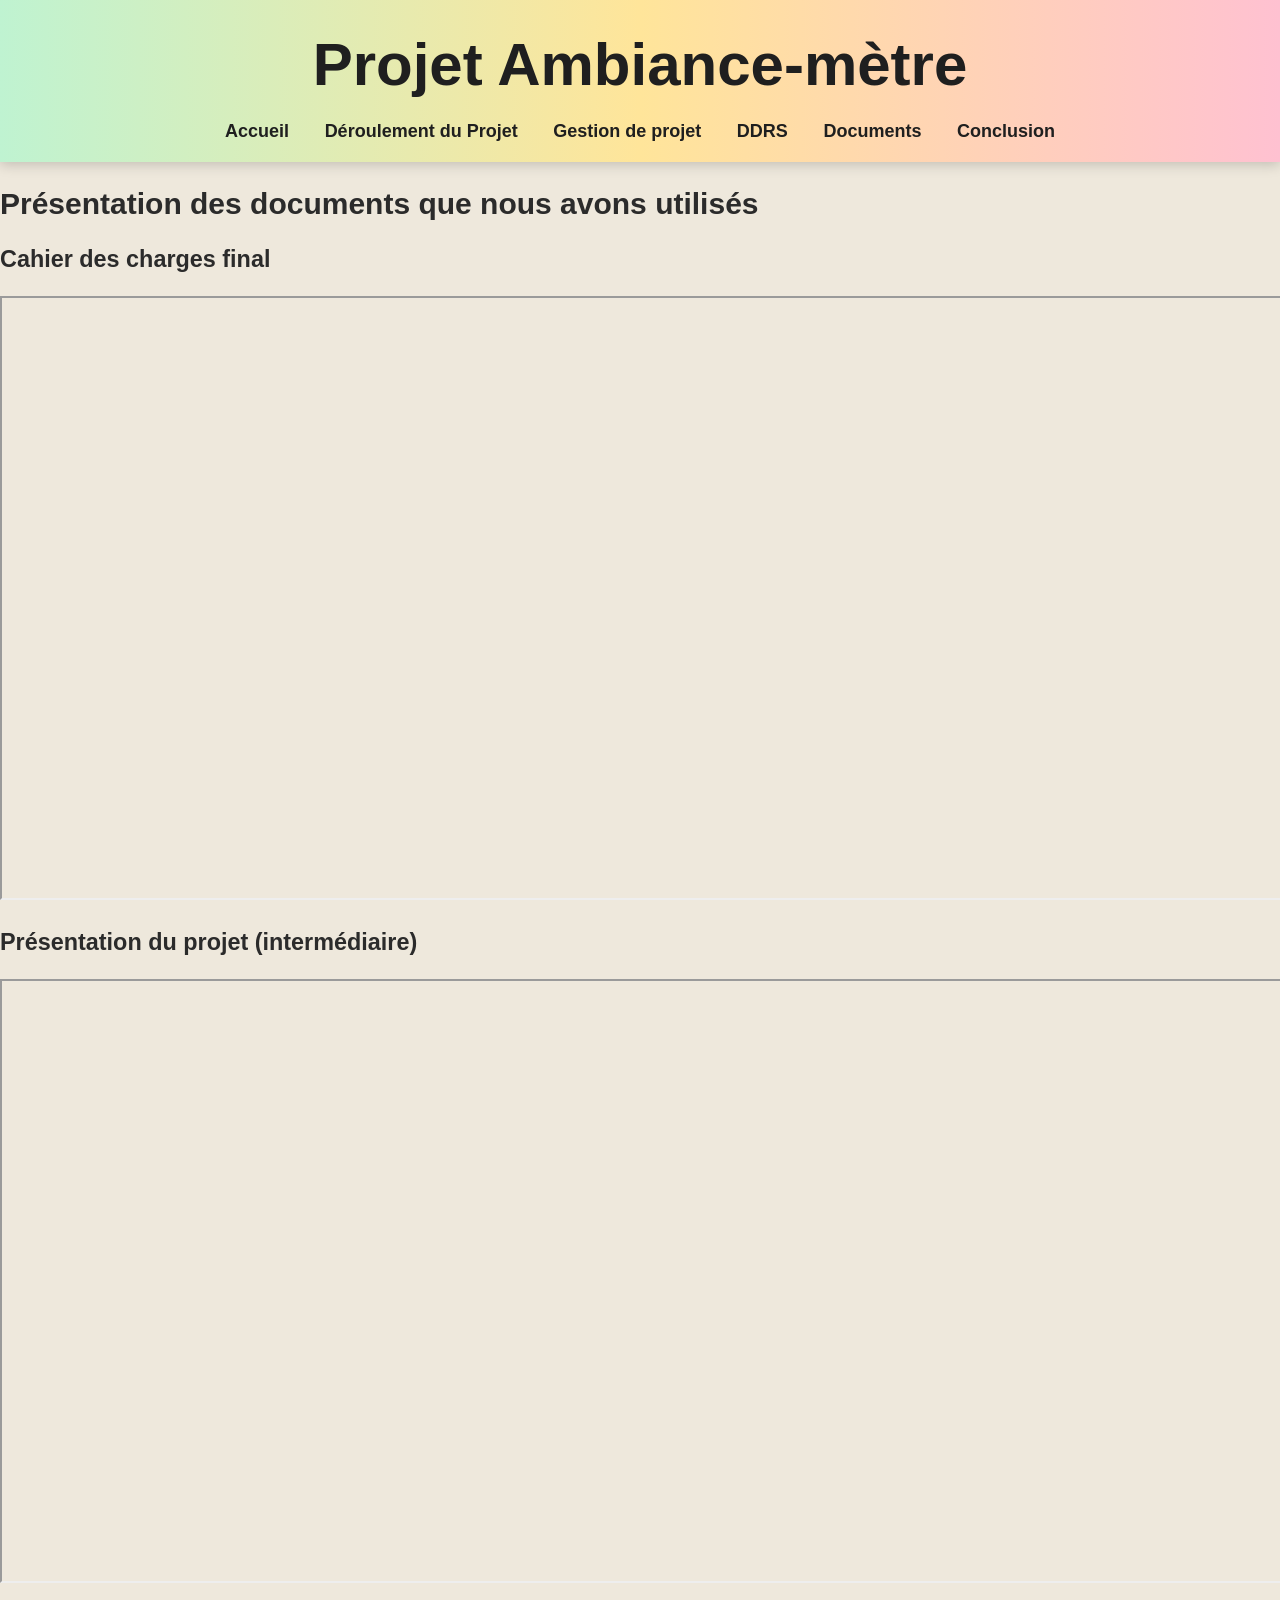
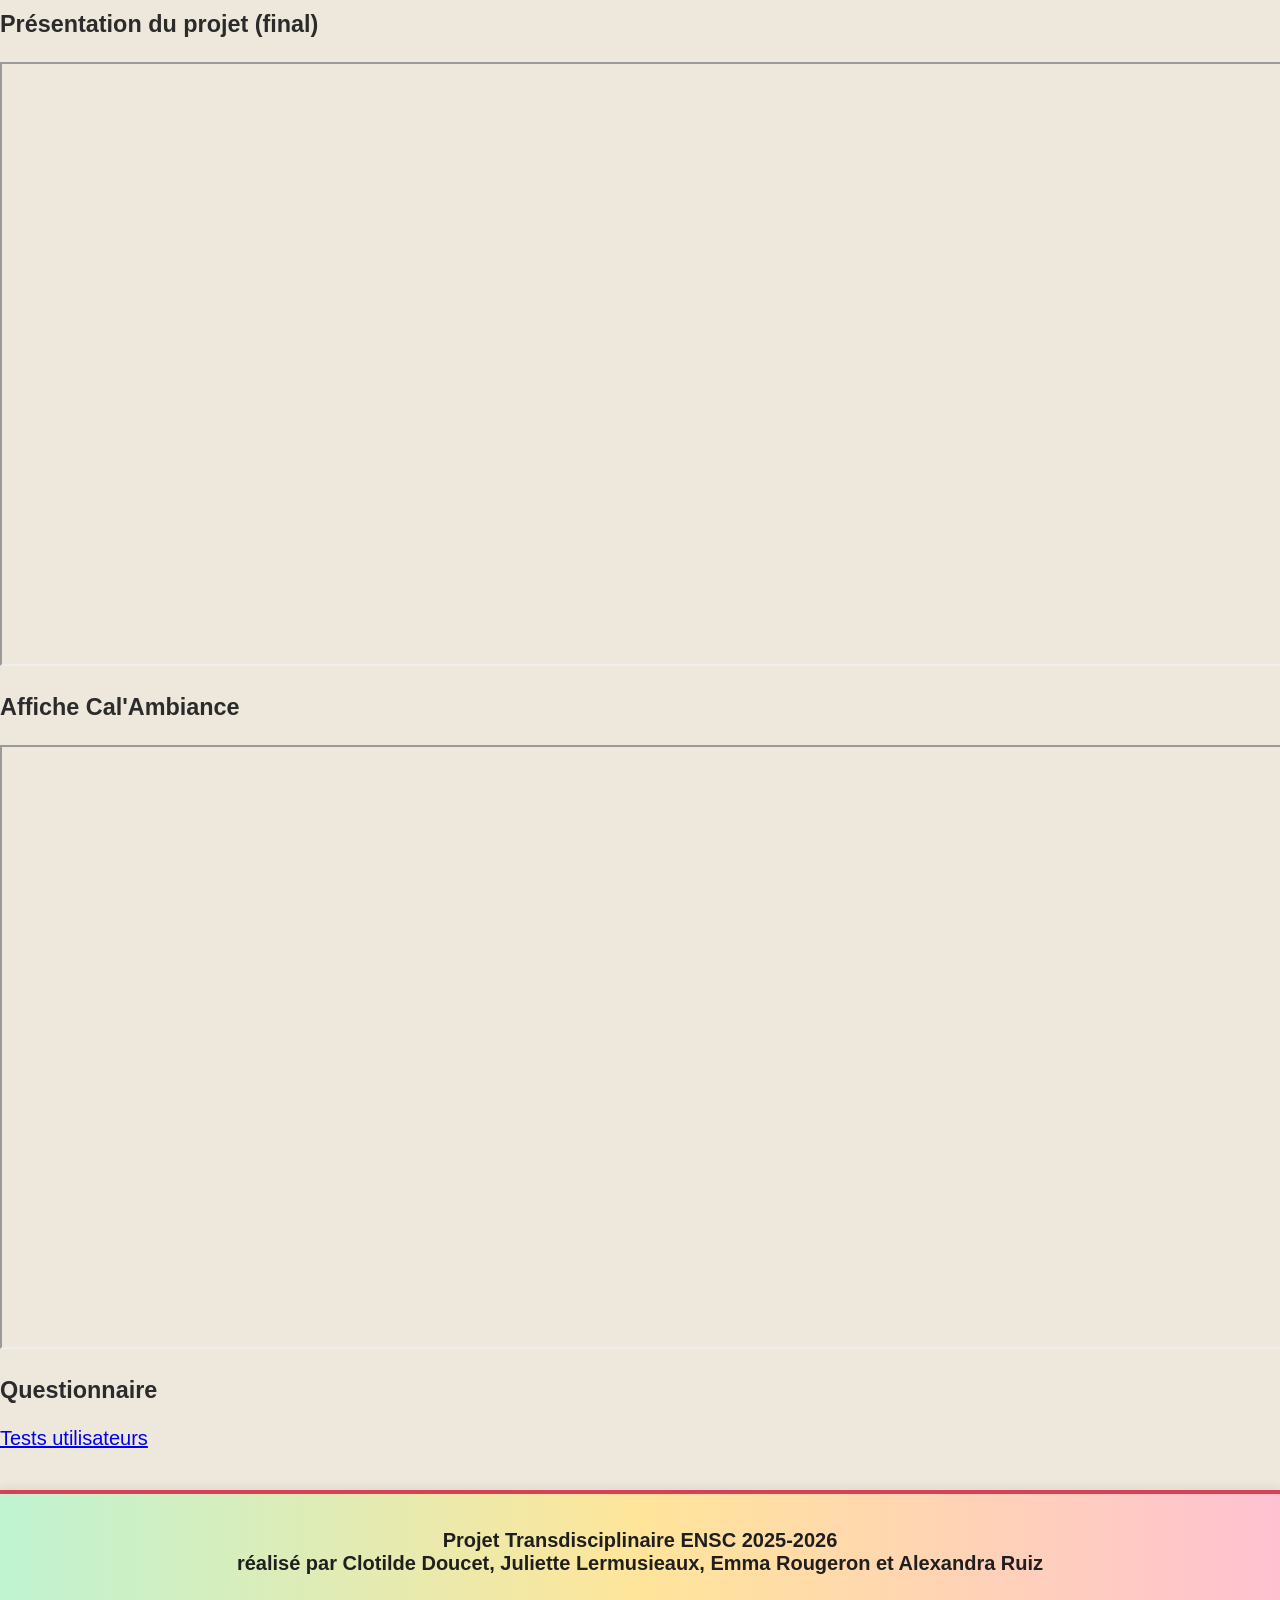
<file: Pages/Documents.html>
<!DOCTYPE html>
<html lang="fr">
    <head>
        <meta charset="UTF-8">
        <title>Ambiance-mètre</title>
        <link rel="stylesheet" href="../style.css">
    </head>
    <body>
        <header>
            <h1>Projet Ambiance-mètre</h1>
            <nav>
                <ul>
                    <li><a href="Accueil.html">Accueil</a></li>
                    <li><a href="DeroulementProjet.html"> Déroulement du Projet</a></li>
                    <li><a href="GestionProjet.html">Gestion de projet</a></li>
                    <li><a href="DDRS.html">DDRS</a></li>
                    <li><a href="Documents.html"> Documents</a></li>
                    <li><a href="Conclusion.html"> Conclusion</a></li>
                </ul>
            </nav>
        </header>
        <section class="documents">
            <h2>Présentation des documents que nous avons utilisés</h2>
            <h3>Cahier des charges final</h3>
            <iframe src="../doc/AMT_Cdc_S6.pdf" width="100%" height="600px"></iframe>
            <h3>Présentation du projet (intermédiaire)</h3>
            <iframe src="../doc/AMT_Presentation_S5.pdf" width="100%" height="600px"></iframe>
            <h3>Présentation du projet (final)</h3>
            <iframe src="../doc/AMT_Presentation_S6.pdf" width="100%" height="600px"></iframe>
            <h3>Affiche Cal'Ambiance</h3>
            <iframe src=" ../doc/CalAmbiance.pdf" width="100%" height="600px"></iframe>
            <h3>Questionnaire</h3>
            <a href="https://forms.gle/zsUKfwmwicGMMAcn6">Tests utilisateurs</a> 

        </section>
        <footer>
    <p>Projet Transdisciplinaire ENSC 2025-2026 <br> réalisé par Clotilde Doucet, Juliette Lermusieaux, Emma Rougeron et Alexandra Ruiz</p>
</footer>
    </body>
</html>
</file>
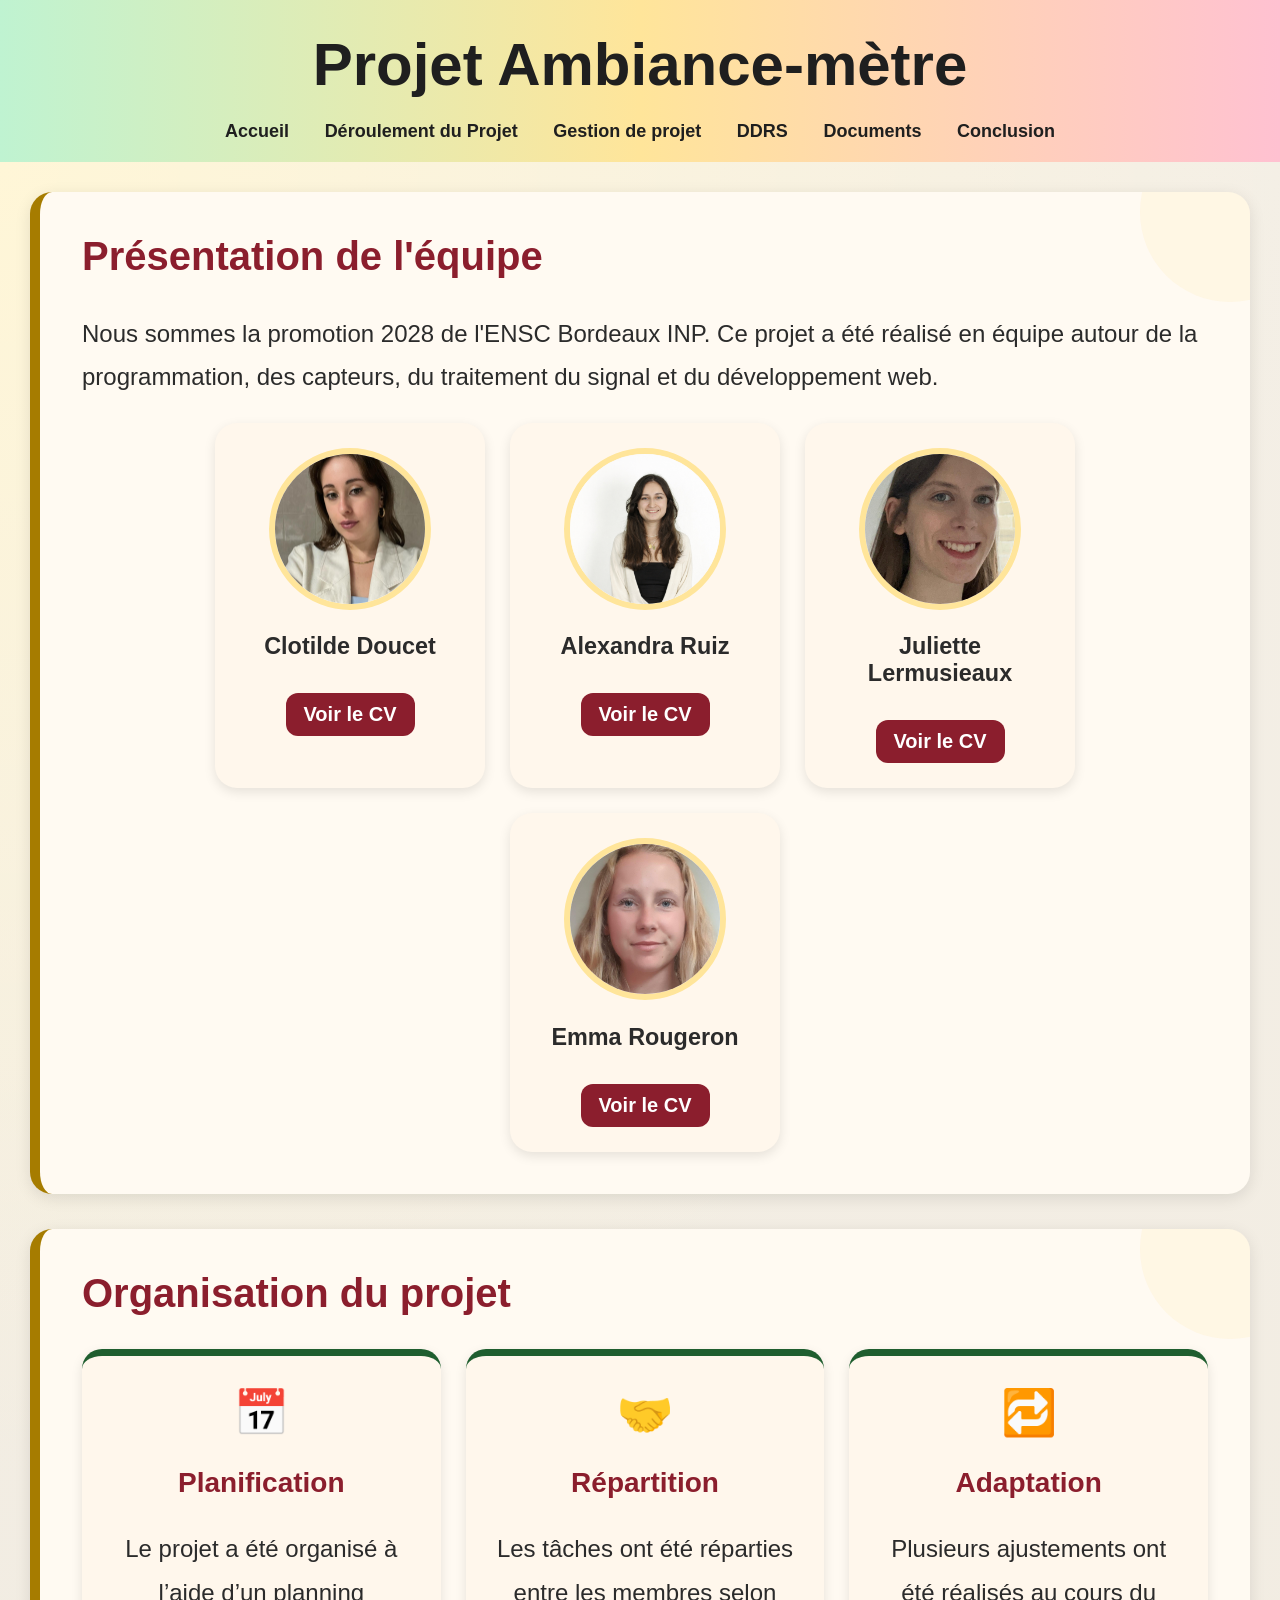
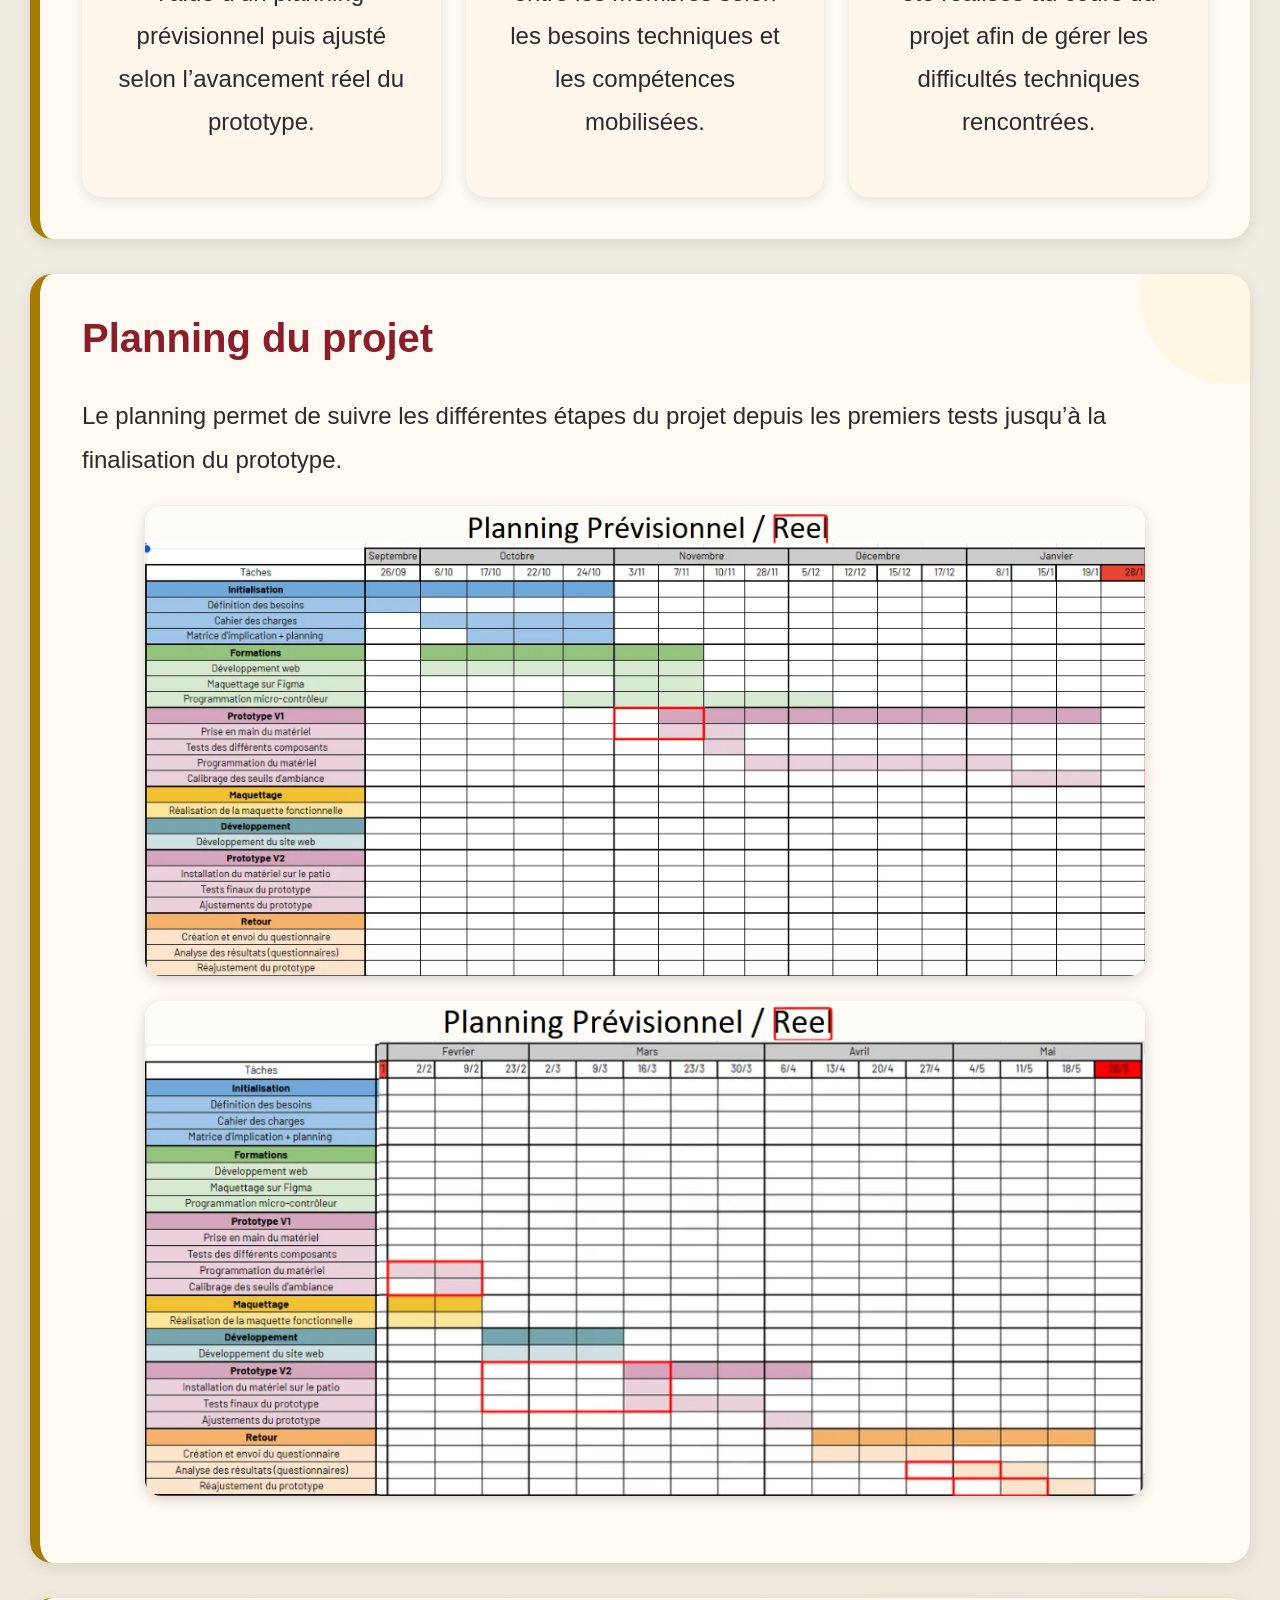
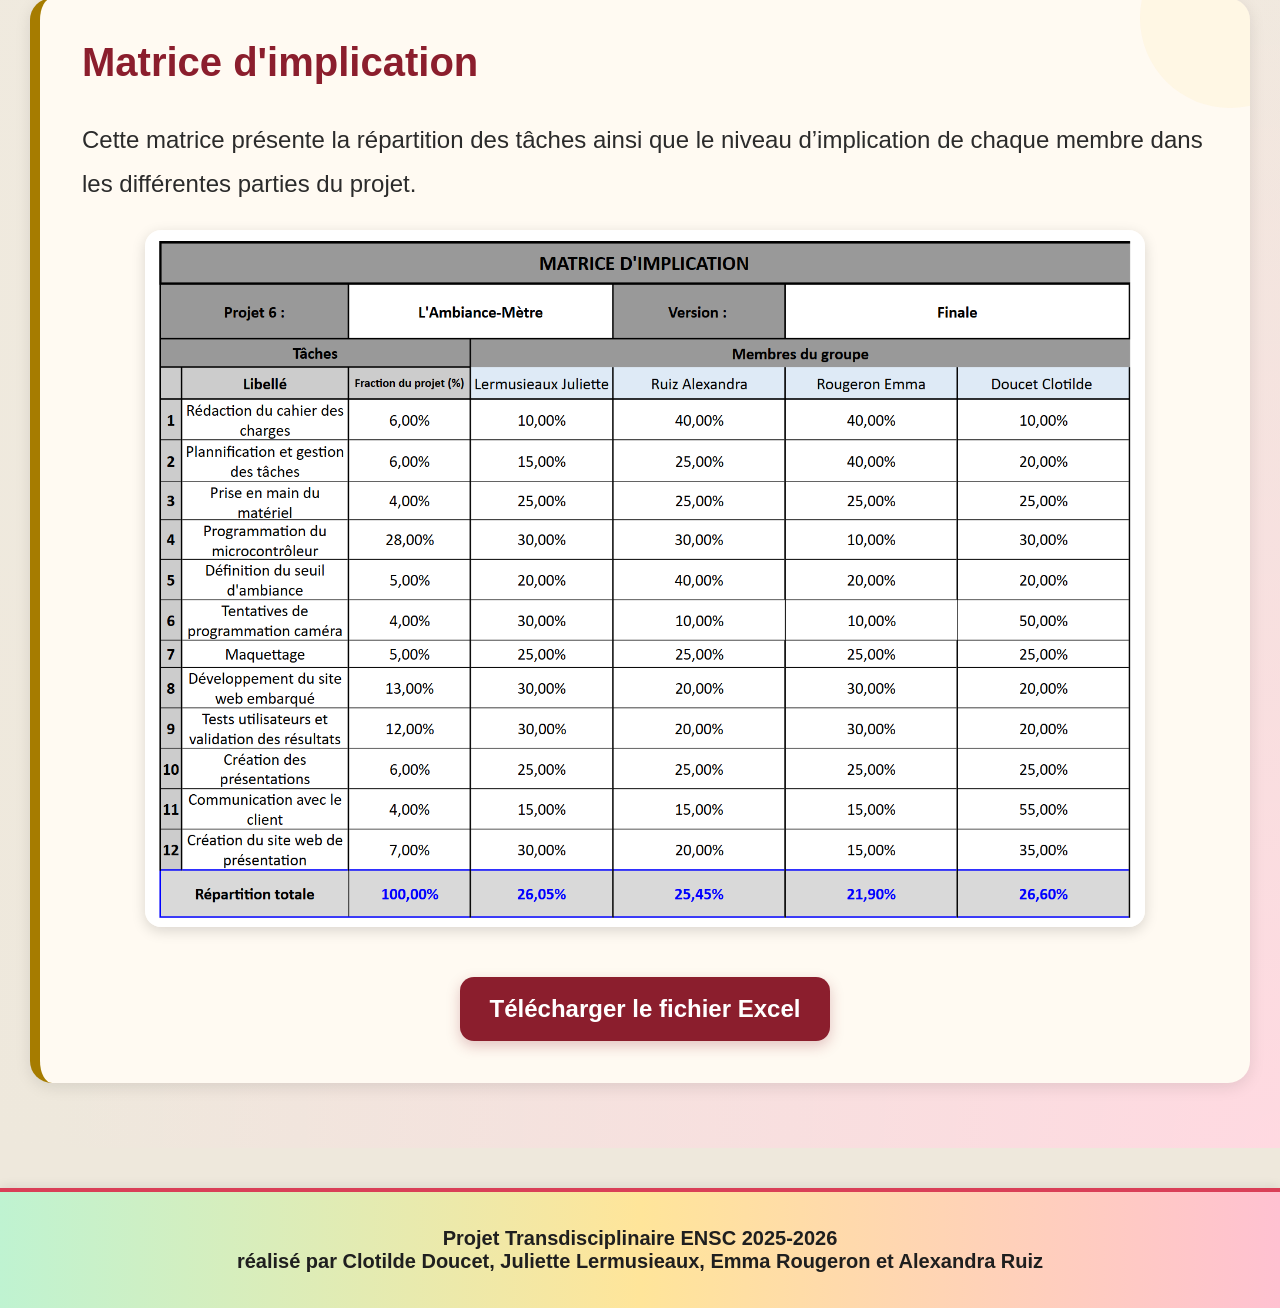
<file: Pages/GestionProjet.html>
<!DOCTYPE html>
<html lang="fr">

<head>
    <meta charset="UTF-8">
    <title>Gestion de projet - Cal'Ambiance</title>

    <link rel="stylesheet" href="../style.css">
</head>

<body>

<header>

    <h1>Projet Ambiance-mètre</h1>

    <nav>
        <ul>

            <li>
                <a href="Accueil.html">Accueil</a>
            </li>

            <li>
                <a href="DeroulementProjet.html">
                    Déroulement du Projet
                </a>
            </li>

            <li>
                <a href="GestionProjet.html">
                    Gestion de projet
                </a>
            </li>

            <li>
                <a href="DDRS.html">
                    DDRS
                </a>
            </li>

            <li>
                <a href="Documents.html">
                    Documents
                </a>
            </li>

            <li>
                <a href="Conclusion.html">
                    Conclusion
                </a>
            </li>

        </ul>
    </nav>

</header>


<main>

<section class="gestionprojet">


    <!-- PRESENTATION EQUIPE -->

    <section class="carte-accueil">

        <h2>Présentation de l'équipe</h2>

        <p>
            Nous sommes la promotion 2028 de l'ENSC Bordeaux INP.
            Ce projet a été réalisé en équipe autour de la programmation,
            des capteurs, du traitement du signal et du développement web.
        </p>

        <div class="equipe">


            <div class="carte-membre">

                <img src="../img/clo.jpeg"
                     alt="Clotilde Doucet">

                <h3>Clotilde Doucet</h3>

                <a href="../CV/clotilde.pdf"
                   target="_blank"
                   class="bouton-cv">

                    Voir le CV

                </a>

            </div>



            <div class="carte-membre">

                <img src="../img/alexandraruiz.png"
                     alt="Alexandra Ruiz">

                <h3>Alexandra Ruiz</h3>

                <a href="../CV/alexandraruiz.pdf"
                   target="_blank"
                   class="bouton-cv">

                    Voir le CV

                </a>

            </div>



            <div class="carte-membre">

                <img src="../img/juliette.jpg"
                     alt="Juliette Lermusieaux">

                <h3>Juliette Lermusieaux</h3>

                <a href="../CV/CvJuliette (1).pdf"
                   target="_blank"
                   class="bouton-cv">

                    Voir le CV

                </a>

            </div>



            <div class="carte-membre">

                <img src="../img/emmarougeron.jpg"
                     alt="Emma Rougeron">

                <h3>Emma Rougeron</h3>

                <a href="../CV/emma.pdf"
                   target="_blank"
                   class="bouton-cv">

                    Voir le CV

                </a>

            </div>

        </div>

    </section>



    <!-- ORGANISATION -->

    <section class="carte-accueil">

        <h2>Organisation du projet</h2>

        <div class="organisation-grid">


            <div class="organisation-card">

                <span>📅</span>

                <h3>Planification</h3>

                <p>
                    Le projet a été organisé à l’aide
                    d’un planning prévisionnel puis ajusté
                    selon l’avancement réel du prototype.
                </p>

            </div>



            <div class="organisation-card">

                <span>🤝</span>

                <h3>Répartition</h3>

                <p>
                    Les tâches ont été réparties entre
                    les membres selon les besoins techniques
                    et les compétences mobilisées.
                </p>

            </div>



            <div class="organisation-card">

                <span>🔁</span>

                <h3>Adaptation</h3>

                <p>
                    Plusieurs ajustements ont été réalisés
                    au cours du projet afin de gérer
                    les difficultés techniques rencontrées.
                </p>

            </div>

        </div>

    </section>



    <!-- PLANNING -->

    <section class="carte-accueil">

        <h2>Planning du projet</h2>

        <p>
            Le planning permet de suivre les différentes
            étapes du projet depuis les premiers tests
            jusqu’à la finalisation du prototype.
        </p>


        <div class="planning-images">

            <img src="../img/planning.png"
                 alt="Planning projet"
                 class="image-doc">


            <img src="../img/plan2.png"
                 alt="Planning projet suite"
                 class="image-doc">

        </div>

    </section>



    <!-- MATRICE -->

    <section class="carte-accueil">

        <h2>Matrice d'implication</h2>

        <p>
            Cette matrice présente la répartition des tâches
            ainsi que le niveau d’implication de chaque membre
            dans les différentes parties du projet.
        </p>


        <div class="matrice-visuel">

            <img src="../img/matriceimpl.png"
                 alt="Matrice d'implication"
                 class="image-doc">

        </div>


        <div class="telechargement-matrice">

            <a href="../doc/Matrice_Implication_AmbMètre.xlsx"
               class="bouton"
               target="_blank">

                Télécharger le fichier Excel

            </a>

        </div>

    </section>

</section>

</main>

<footer>
    <p>Projet Transdisciplinaire ENSC 2025-2026 <br> réalisé par Clotilde Doucet, Juliette Lermusieaux, Emma Rougeron et Alexandra Ruiz</p>
</footer>

</body>

</html>
</file>
<file: style.css>
/* GENERAL */

body{
    font-family:Calibri, sans-serif;
    margin:0;
    background:#eee8dc;
    color:#2b2b2b;
    font-size:20px;
}

main{
    padding:30px;
    background:
        radial-gradient(circle at top left,#fff6d7 0%,transparent 30%),
        radial-gradient(circle at bottom right,#ffd9e1 0%,transparent 28%),
        linear-gradient(180deg,#f4efe6,#eee8dc);
}


/* HEADER */

header{
    background:linear-gradient(
        90deg,
        #bff3d1,
        #ffe59a,
        #ffc1d1
    );
    color:#2b2b2b;
    padding:20px;
    text-align:center;
    box-shadow:0 3px 12px rgba(0,0,0,.18);
}

header h1{
    font-size:60px;
    margin:10px 0 20px;
    color:#1f1f1f;
}

nav ul{
    list-style:none;
    padding:0;
    margin:0;
}

nav li{
    display:inline-block;
    margin:0 15px;
}

nav a{
    color:#1f1f1f;
    text-decoration:none;
    font-weight:bold;
    font-size:18px;
    transition:.25s;
    position:relative;
}

nav a::after{
    content:"";
    position:absolute;
    left:0;
    bottom:-6px;
    width:0;
    height:3px;
    background:#8b1e2d;
    transition:.25s;
}

nav a:hover{
    color:#8b1e2d;
}

nav a:hover::after{
    width:100%;
}


/* HERO ACCUEIL */

.hero-accueil{
    background:linear-gradient(135deg,#fff7ec,#f3dfc4);
    padding:55px;
    border-radius:24px;
    margin-bottom:35px;
    border:2px solid #d8b98c;
    box-shadow:0 8px 22px rgba(0,0,0,.12);
    position:relative;
    overflow:hidden;
}

.hero-accueil::before{
    content:"";
    position:absolute;
    width:280px;
    height:280px;
    border-radius:50%;
    background:rgba(255,255,255,.25);
    top:-120px;
    right:-80px;
}

.hero-top{
    display:flex;
    justify-content:space-between;
    align-items:flex-start;
    margin-bottom:35px;
    position:relative;
    z-index:2;
}

.logo-top-droite{
    width:165px;
    height:auto;
    object-fit:contain;
    background:white;
    padding:12px;
    border-radius:18px;
    box-shadow:0 6px 18px rgba(0,0,0,.14);
}

.hero-contenu{
    display:flex;
    justify-content:space-between;
    align-items:flex-start;
    gap:60px;
    position:relative;
    z-index:2;
}

.hero-texte{
    flex:1;
}

.hero-texte h2{
    font-size:82px;
    color:#8b1e2d;
    font-weight:bold;
    line-height:1.1;
    margin:0 0 25px 0;
}

.hero-images{
    flex:0 0 320px;
    display:flex;
    justify-content:center;
}

.image-arduino{
    width:300px;
    max-width:100%;
    height:auto;
    transform:rotate(-3deg);
    filter:drop-shadow(0 8px 18px rgba(0,0,0,.18));
}

.badge{
    display:inline-block;
    background:#5c0011;
    color:white;
    padding:14px 24px;
    border-radius:30px;
    font-size:22px;
    font-weight:bold;
    letter-spacing:1px;
    box-shadow:0 4px 10px rgba(0,0,0,.25);
}

.hero-texte p{
    line-height:1.9;
    font-size:26px;
}

.bouton{
    display:inline-block;
    margin-top:25px;
    padding:18px 30px;
    background:#8b1e2d;
    color:white;
    text-decoration:none;
    border-radius:14px;
    font-size:24px;
    font-weight:bold;
    transition:.25s;
    box-shadow:0 5px 14px rgba(139,30,45,.25);
}

.bouton:hover{
    background:#6f1522;
    transform:translateY(-3px);
}


/* CARTES */

.carte-accueil{
    background:#fffaf2;
    padding:42px;
    margin-bottom:35px;
    border-radius:22px;
    border-left:10px solid #a67c00;
    box-shadow:0 4px 16px rgba(0,0,0,.10);
    position:relative;
    overflow:hidden;
}

.carte-accueil::before{
    content:"";
    position:absolute;
    width:180px;
    height:180px;
    background:rgba(255,236,182,.25);
    border-radius:50%;
    top:-70px;
    right:-70px;
}

.carte-accueil h2{
    font-size:40px;
    color:#8b1e2d;
    margin-top:0;
    position:relative;
}

.carte-accueil p,
.carte-accueil li{
    font-size:24px;
    line-height:1.8;
    position:relative;
}


/* SCHEMA SYSTEME */

.schema-systeme{
    display:flex;
    justify-content:center;
    align-items:center;
    gap:18px;
    flex-wrap:wrap;
    margin-top:30px;
    position:relative;
}

.schema-box{
    background:#fff7ec;
    padding:22px 26px;
    border-radius:18px;
    text-align:center;
    min-width:130px;
    box-shadow:0 4px 12px rgba(0,0,0,.10);
    border-top:6px solid #8b1e2d;
}

.schema-box span{
    font-size:42px;
    display:block;
    margin-bottom:10px;
}

.schema-box p{
    font-size:20px;
    font-weight:bold;
    margin:0;
}

.schema-fleche{
    font-size:34px;
    color:#8b1e2d;
    font-weight:bold;
}


/* BLOCS FONCTIONNEMENT */

.fonctionnement{
    display:grid;
    grid-template-columns:repeat(3,1fr);
    gap:22px;
    margin-bottom:35px;
}

.bloc-fonction{
    background:#fff7ec;
    padding:35px;
    border-radius:22px;
    text-align:center;
    border-top:8px solid #1f5e2f;
    box-shadow:0 5px 16px rgba(0,0,0,.10);
    transition:.3s;
    position:relative;
    overflow:hidden;
}

.bloc-fonction::before{
    content:"";
    position:absolute;
    width:120px;
    height:120px;
    border-radius:50%;
    background:rgba(191,243,209,.22);
    top:-40px;
    right:-30px;
}

.bloc-fonction:hover{
    transform:translateY(-8px);
}

.icone-fonction{
    font-size:58px;
    margin-bottom:12px;
}

.bloc-fonction h3{
    font-size:30px;
    color:#1f5e2f;
}

.bloc-fonction p{
    font-size:22px;
    line-height:1.7;
}


/* AMBIANCE */

.bloc-ambiance{
    display:flex;
    align-items:center;
    gap:35px;
    position:relative;
}

.bloc-ambiance div{
    flex:1;
}

.image-ambiance{
    width:340px;
    max-width:100%;
    border-radius:22px;
    box-shadow:0 8px 18px rgba(0,0,0,.18);
    transform:rotate(2deg);
}

.badges-ambiance{
    display:flex;
    flex-wrap:wrap;
    gap:15px;
    margin:25px 0;
}

.badges-ambiance span{
    background:#8b1e2d;
    color:white;
    padding:14px 20px;
    border-radius:30px;
    font-weight:bold;
    box-shadow:0 3px 10px rgba(0,0,0,.12);
}


/* COMPETENCES */

.competences-grid{
    display:grid;
    grid-template-columns:repeat(auto-fit,minmax(220px,1fr));
    gap:22px;
    margin-top:30px;
    position:relative;
}

.competence-card{
    background:#fff7ec;
    border-radius:20px;
    padding:28px;
    text-align:center;
    box-shadow:0 4px 12px rgba(0,0,0,.10);
    border-top:7px solid #1f5e2f;
    transition:.25s;
}

.competence-card:hover{
    transform:translateY(-5px);
}

.competence-card span{
    font-size:48px;
    display:block;
    margin-bottom:15px;
}

.competence-card p{
    font-size:21px;
    font-weight:bold;
    line-height:1.5;
    margin:0;
}


/* DEROULEMENT PROJET */

.avancement{
    padding:40px;
}

.avancement h2{
    font-size:48px;
    color:#8b1e2d;
}

.avancement-intro{
    font-size:22px;
    margin-bottom:40px;
}

.timeline-scroll{
    overflow-x:auto;
    padding-bottom:20px;
}

.timeline-track{
    display:flex;
    min-width:1450px;
    position:relative;
    padding-top:40px;
}

.timeline-line{
    position:absolute;
    top:58px;
    left:60px;
    right:60px;
    height:4px;
    background:#d8d8d8;
    z-index:0;
}

.step{
    flex:1;
    display:flex;
    flex-direction:column;
    align-items:center;
    cursor:pointer;
    z-index:1;
}

.step-dot{
    width:40px;
    height:40px;
    border-radius:50%;
    background:white;
    border:3px solid #d0d0d0;
    display:flex;
    align-items:center;
    justify-content:center;
    font-weight:bold;
    color:#888;
    transition:.3s;
}

.step-label{
    margin-top:14px;
    text-align:center;
    font-size:15px;
    font-weight:bold;
    color:#666;
    max-width:120px;
}

.step:hover .step-dot,
.step.active .step-dot{
    background:#8b1e2d;
    border-color:#8b1e2d;
    color:white;
    transform:scale(1.15);
}

.step:hover .step-label,
.step.active .step-label{
    color:#8b1e2d;
}

.detail-card{
    margin-top:45px;
    background:#fffaf2;
    border-radius:22px;
    box-shadow:0 5px 18px rgba(0,0,0,.12);
    overflow:hidden;
    max-height:0;
    transition:.5s;
    padding:0 40px;
}

.detail-card.visible{
    max-height:10000px;
    padding:40px;
}

.detail-badge{
    display:inline-block;
    background:#8b1e2d;
    color:white;
    padding:8px 18px;
    border-radius:20px;
    font-weight:bold;
    margin-bottom:15px;
}

.detail-title{
    font-size:42px;
    color:#8b1e2d;
    font-weight:bold;
    margin-bottom:25px;
}

.bloc-section{
    background:white;
    padding:28px;
    border-radius:18px;
    margin-bottom:25px;
    box-shadow:0 3px 10px rgba(0,0,0,.08);
}

.bloc-section h4{
    margin-top:0;
    font-size:30px;
    color:#8b1e2d;
}

.bloc-section p,
.bloc-section li{
    font-size:22px;
    line-height:1.8;
}

.bloc-section-vert{
    border-left:8px solid #1f5e2f;
    background:#f8fff9;
}

.bloc-section-jaune{
    border-left:8px solid #d4a017;
    background:#fffdf3;
}

.bloc-section-rouge{
    border-left:8px solid #8b1e2d;
    background:#fff7f7;
}

.visuel-ligne{
    display:grid;
    grid-template-columns:1fr 1fr;
    gap:25px;
    align-items:center;
    margin-top:20px;
}

.badges-tech{
    display:flex;
    flex-wrap:wrap;
    gap:12px;
    margin-top:20px;
}

.badges-tech span{
    background:#8b1e2d;
    color:white;
    padding:10px 16px;
    border-radius:30px;
    font-weight:bold;
}

.couleurs-led{
    display:flex;
    gap:15px;
    margin-top:20px;
}

.couleur{
    flex:1;
    padding:18px;
    border-radius:15px;
    text-align:center;
    font-weight:bold;
    color:white;
    font-size:20px;
}

.rouge{
    background:#8b1e2d;
}

.jaune{
    background:#d4a017;
}

.vert{
    background:#1f8f3a;
}

.table-branchements{
    border-collapse:collapse;
    margin-top:20px;
    width:100%;
    background:white;
}

.table-branchements th,
.table-branchements td{
    border:1px solid #d0d0d0;
    padding:12px;
    text-align:center;
    font-size:20px;
}

.table-branchements th{
    background:#8b1e2d;
    color:white;
}

.schema-flux{
    display:flex;
    align-items:center;
    gap:15px;
    flex-wrap:wrap;
    margin-top:20px;
}

.schema-flux span{
    background:#fff7ec;
    padding:15px 20px;
    border-radius:14px;
    box-shadow:0 2px 6px rgba(0,0,0,.08);
    font-weight:bold;
}

.fleche{
    font-size:28px;
    color:#8b1e2d;
    font-weight:bold;
}

.image-etape{
    width:100%;
    max-width:900px;
    display:block;
    margin:30px auto;
    border-radius:18px;
    box-shadow:0 4px 14px rgba(0,0,0,.15);
}

.galerie-tests{
    display:grid;
    grid-template-columns:repeat(2,1fr);
    gap:22px;
    margin:25px 0;
}

.galerie-tests img{
    width:100%;
    height:330px;
    object-fit:cover;
    border-radius:18px;
    box-shadow:0 4px 12px rgba(0,0,0,.15);
}

.tests-layout{
    display:grid;
    grid-template-columns:1fr 1fr;
    gap:30px;
    align-items:start;
    margin-top:25px;
}

.tests-images{
    display:grid;
    grid-template-columns:1fr 0.75fr;
    gap:18px;
    align-items:start;
}

.image-principale{
    width:100%;
    height:360px;
    object-fit:cover;
    border-radius:22px;
    box-shadow:0 5px 18px rgba(0,0,0,.18);
}

.image-secondaire-test{
    width:100%;
    height:230px;
    object-fit:cover;
    border-radius:18px;
    box-shadow:0 4px 12px rgba(0,0,0,.15);
}

.image-affiche-test{
    width:100%;
    max-width:420px;
    display:block;
    margin:25px auto;
    border-radius:18px;
    box-shadow:0 4px 14px rgba(0,0,0,.15);
}


/* GESTION DE PROJET */

.organisation-grid{
    display:grid;
    grid-template-columns:repeat(3,1fr);
    gap:25px;
    margin-top:30px;
}

.organisation-card{
    background:#fff7ec;
    padding:30px;
    border-radius:20px;
    text-align:center;
    border-top:7px solid #1f5e2f;
    box-shadow:0 4px 12px rgba(0,0,0,0.10);
}

.organisation-card span{
    font-size:45px;
}

.organisation-card h3{
    color:#8b1e2d;
    font-size:28px;
}

.matrice-visuel,
.telechargement-matrice{
    text-align:center;
    margin-top:25px;
}


/* EQUIPE */

.equipe{
    display:flex;
    flex-wrap:wrap;
    gap:25px;
    justify-content:center;
}

.carte-membre{
    width:220px;
    text-align:center;
    background:#fff7ec;
    padding:25px;
    border-radius:22px;
    box-shadow:0 4px 12px rgba(0,0,0,.10);
    transition:.25s;
}

.carte-membre:hover{
    transform:translateY(-6px);
}

.carte-membre img{
    width:150px;
    height:150px;
    object-fit:cover;
    border-radius:50%;
    display:block;
    margin:0 auto 15px;
    border:6px solid #ffe59a;
}

.bouton-cv{
    display:inline-block;
    margin-top:10px;
    padding:10px 18px;
    background:#8b1e2d;
    color:white;
    text-decoration:none;
    border-radius:12px;
    font-weight:bold;
}

.bouton-cv:hover{
    background:#6f1522;
}


/* DOCUMENTS */

.projet-docs img{
    max-width:100%;
    height:auto;
    display:block;
}

.bloc-doc{
    max-width:850px;
    margin:35px auto;
    background:#fff7ec;
    padding:30px;
    border-radius:20px;
    box-shadow:0 4px 12px rgba(0,0,0,.1);
}

.image-doc{
    width:100%;
    max-width:1000px;
    display:block;
    margin:25px auto;
    border-radius:16px;
    box-shadow:0 4px 14px rgba(0,0,0,0.15);
}


/* CONCLUSION */

.conclusion{
    background:linear-gradient(135deg,#fff7ec,#f3dfc4);
    padding:55px;
    border-radius:24px;
    border-left:10px solid #1f5e2f;
    box-shadow:0 5px 16px rgba(0,0,0,.14);
    margin-bottom:35px;
    position:relative;
    overflow:hidden;
    margin-top:35px;
}

.conclusion h2{
    font-size:52px;
    color:#8b1e2d;
    margin-top:0;
}

.conclusion p{
    font-size:24px;
    line-height:1.9;
}

.blocs-conclusion{
    display:grid;
    grid-template-columns:repeat(3,1fr);
    gap:25px;
    margin-top:35px;
}

.bloc-conclusion{
    background:linear-gradient(135deg,#fff7ec,#f7ebd8);
    padding:35px;
    border-radius:22px;
    border-top:8px solid #8b1e2d;
    box-shadow:0 4px 14px rgba(0,0,0,.12);
    transition:.3s;
}

.bloc-conclusion:hover{
    transform:translateY(-7px);
}

.bloc-conclusion h3{
    font-size:32px;
    color:#8b1e2d;
    margin-top:0;
}

.bloc-conclusion p{
    font-size:22px;
    line-height:1.8;
}


/* FOOTER */

footer{
    background:linear-gradient(
        90deg,
        #bff3d1,
        #ffe59a,
        #ffc1d1
    );
    border-top:4px solid #d93f57;
    text-align:center;
    padding:15px;
    margin-top:40px;
    color:#1f1f1f;
    box-shadow:0 -2px 10px rgba(0,0,0,.08);
}

footer p{
    font-size:20px;
    font-weight:bold;
}


/* RESPONSIVE */

@media(max-width:900px){

    .hero-contenu,
    .hero-top{
        flex-direction:column;
        text-align:center;
        align-items:center;
    }

    .hero-texte h2{
        font-size:52px;
    }

    .hero-texte p{
        font-size:22px;
    }

    .badge{
        font-size:18px;
    }

    .fonctionnement,
    .blocs-conclusion,
    .visuel-ligne,
    .tests-layout,
    .stats-grid,
    .galerie-tests,
    .tests-images,
    .organisation-grid{
        grid-template-columns:1fr;
    }

    nav li{
        display:block;
        margin:10px 0;
    }

    .image-arduino{
        width:220px;
    }

    .logo-top-droite{
        width:130px;
    }

    .bloc-ambiance{
        flex-direction:column;
    }

    .image-ambiance{
        width:100%;
        transform:none;
    }

    .image-secondaire-test,
    .image-principale{
        height:auto;
    }

    .galerie-tests img{
        height:auto;
    }
}
.stats-grid {
    display: grid;
    grid-template-columns: 1fr; /* une seule colonne */
    gap: 30px;
    padding: 20px;
    max-width: 800px; /* largeur confortable */
    margin: auto; /* centre la colonne */
}

.stat-box {
    background: #ffffff;
    border-radius: 12px;
    padding: 20px;
    box-shadow: 0 4px 12px rgba(0,0,0,0.1);
    display: flex;
    justify-content: center;
    align-items: center;
}

.image-principale {
    width: 100%;
    height: auto;
    object-fit: contain;
    border-radius: 8px;
}

.image-etape{
    width:300px;      /* maquette + petite */
    height:auto;      
    display:block;
    margin:auto;}
</file>
